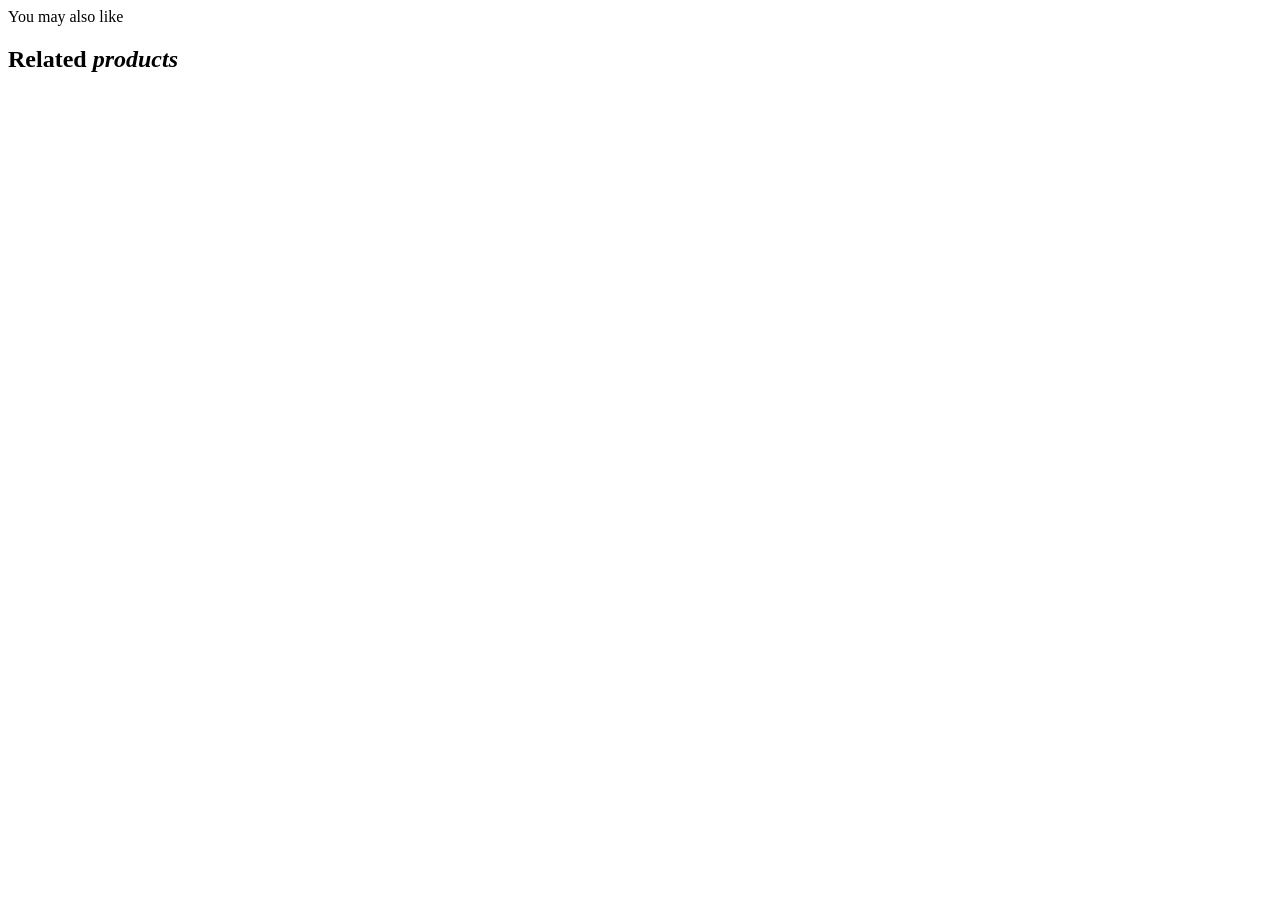
<file: index.html>
<!DOCTYPE html>
<html lang="en">
<head>
  <meta charset="UTF-8">
  <meta name="viewport" content="width=device-width, initial-scale=1.0">
  <title>Product | Mariel Store</title>
  <meta name="description" content="View product details, pricing, and installment plans at Mariel Store. Quality products with flexible payment options.">
  <link rel="stylesheet" href="../style.css">
  <link rel="icon" href="../images/logo.png">
</head>
<body data-page="product">

<div id="site-header"></div>

<section class="section section-white">
  <div class="container">
    <div id="product-detail"></div>
  </div>
</section>

<section class="section">
  <div class="container">
    <div class="section-head reveal">
      <span class="eyebrow">You may also like</span>
      <h2>Related <em>products</em></h2>
    </div>
    <div class="products" id="related-grid"></div>
  </div>
</section>

<div id="site-footer"></div>

<script src="../script.js"></script>
</body>
</html>
</file>
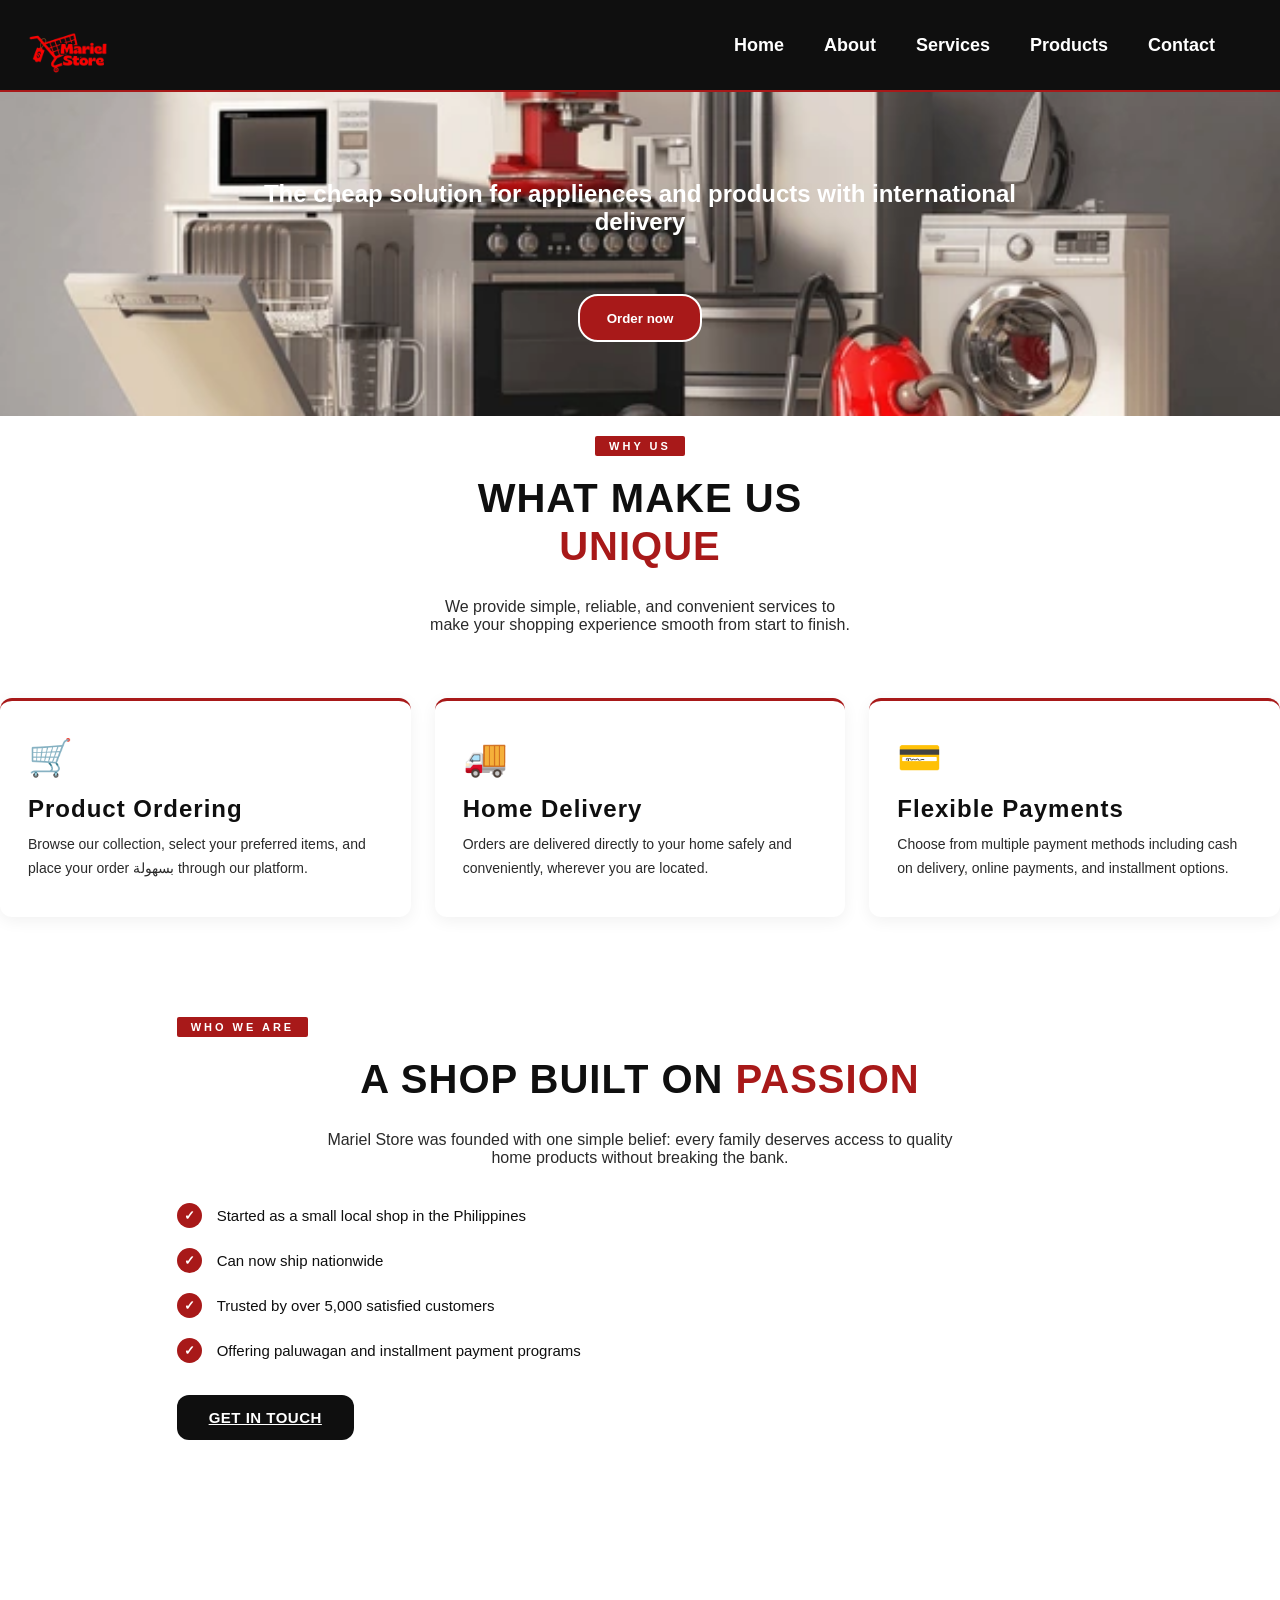
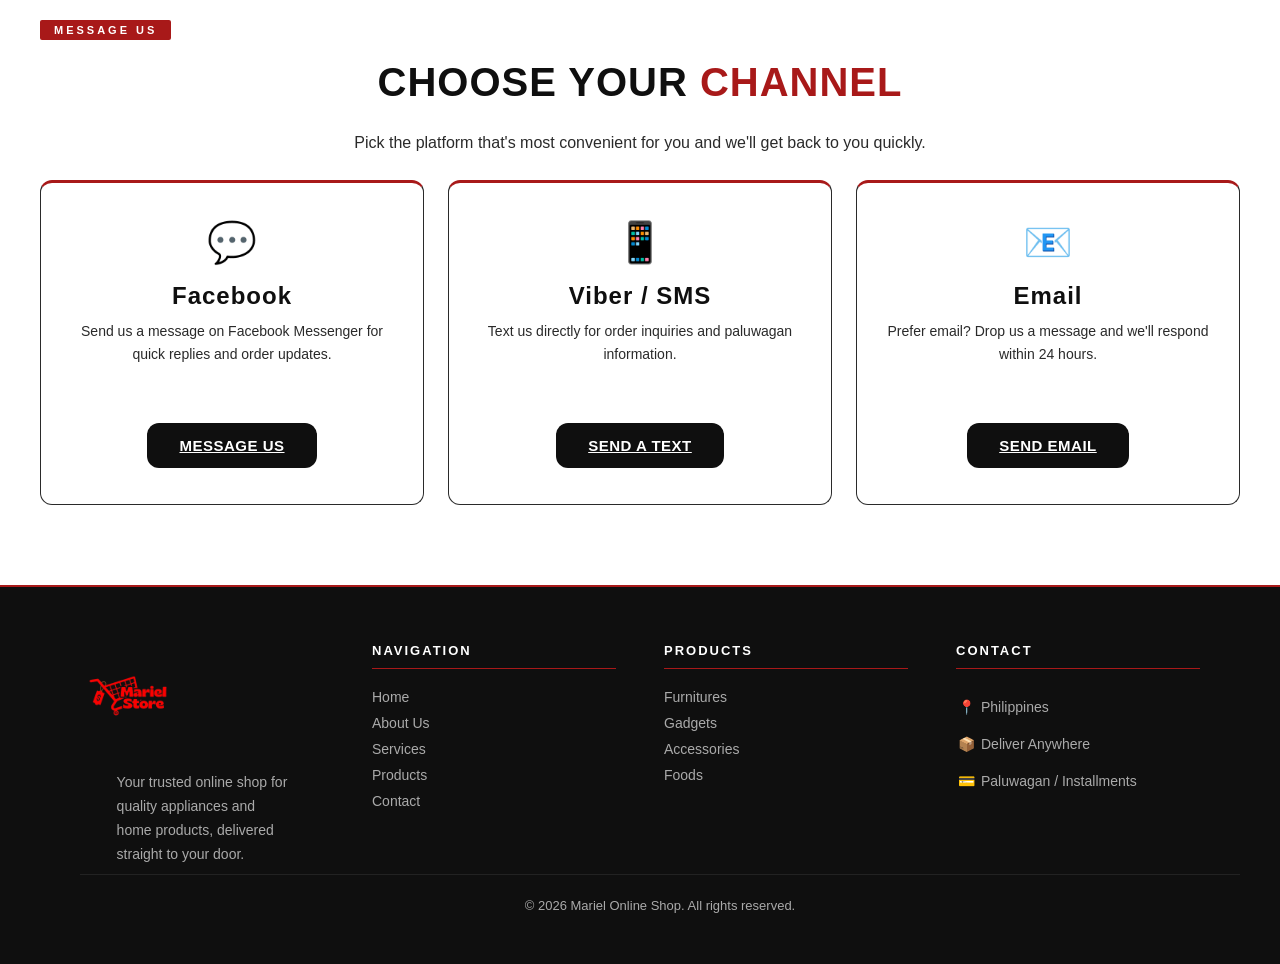
<file: Website (MarielsOnlineshop)/index.html>
<!DOCTYPE html>
<html lang="en">
<head>
    <meta charset="UTF-8">
    <meta name="viewport" content="width=device-width, initial-scale=1.0">
    <title>Document</title>
    <link rel="stylesheet" href="style.css">
</head>
<body>
    <nav class="navbar-container">
        <div class="logo"><img src="images/logo.png"></div>
        <ul class="nav-links">
            <li><a href="index.html">Home</a></li>
            <li><a href="pages/about.html">About</a></li>
            <li><a href="pages/Services.html">Services</a></li>
            <li><a href="pages/products.html">Products</a></li>
            <li><a href="pages/contact.html">Contact</a></li>
        </ul>
    </nav>

    <section class="hero-container">
        <h2>The cheap solution for appliences and products with international delivery</h2>
        <button><b>Order now</b></button>
    </section>

    <div style="text-align:center; max-width:600px; margin:0 auto;">
      <span class="section-label">Why us</span>
      <h2 class="section-title">What make us <span>UNIQUE</span></h2>
      <p class="section-desc">
        We provide simple, reliable, and convenient services to make your shopping experience smooth from start to finish.
      </p>
    </div>

    <div class="values-grid">
      <div class="value-card">
        <div class="icon">🛒</div>
        <h3>Product Ordering</h3>
        <p>Browse our collection, select your preferred items, and place your order بسهولة through our platform.</p>
      </div>

      <div class="value-card">
        <div class="icon">🚚</div>
        <h3>Home Delivery</h3>
        <p>Orders are delivered directly to your home safely and conveniently, wherever you are located.</p>
      </div>

      <div class="value-card">
        <div class="icon">💳</div>
        <h3>Flexible Payments</h3>
        <p>Choose from multiple payment methods including cash on delivery, online payments, and installment options.</p>
      </div>
    </div>

  <section class="about-section">
    <div class="about-container">
      <div class="about-grid">
        <div>
          <span class="section-label">Who We Are</span>
          <h2 class="section-title">A Shop Built on <span>Passion</span></h2>
          <p class="section-desc">Mariel Store was founded with one simple belief: every family deserves access to quality home products without breaking the bank.</p>
          <div class="story">
            <div class="story-list">Started as a small local shop in the Philippines</div>
            <div class="story-list">Can now ship nationwide</div>
            <div class="story-list">Trusted by over 5,000 satisfied customers</div>
            <div class="story-list">Offering paluwagan and installment payment programs</div>
          </div>
          <a href="contact.html" class="btn-primary">Get in Touch</a>
        </div>
      </div>
    </div>
  </section>

  <section class="channels-section">
    <div class="channel-container">
      <span class="section-label">Message Us</span>
      <h2 class="section-title">Choose Your <span>Channel</span></h2>
      <p class="section-desc">Pick the platform that's most convenient for you and we'll get back to you quickly.</p>
      <div class="channels-grid">

        <div class="channel-card">
          <div class="channel-icon">💬</div>
          <h3>Facebook</h3>
          <p>Send us a message on Facebook Messenger for quick replies and order updates.</p>
          <a href="https://www.facebook.com/shoppay.shoppay.7" target="_blank" class="btn-primary">Message Us</a>
        </div>

        <div class="channel-card">
          <div class="channel-icon">📱</div>
          <h3>Viber / SMS</h3>
          <p>Text us directly for order inquiries and paluwagan information.</p>
          <a href="tel:+639000000000" class="btn-primary">Send a Text</a>
        </div>

        <div class="channel-card">
          <div class="channel-icon">📧</div>
          <h3>Email</h3>
          <p>Prefer email? Drop us a message and we'll respond within 24 hours.</p>
          <a href="mailto:marielstoresample@email.com" class="btn-primary">Send Email</a>
        </div>
      </div>
    </div>
  </section>

    <footer class="footer">
    <div class="foot-container">
      <div class="footer-grid">
        <div class="footer-brand">
          <img src="../Website (MarielsOnlineshop)/images/logo.png" alt="Mariel Store logo">
          <p>Your trusted online shop for quality appliances and home products, delivered straight to your door.</p>
        </div>

        <div class="footer-col">
          <h4>Navigation</h4>
          <a href="../index.html">Home</a>
          <a href="about.html">About Us</a>
          <a href="Services.html">Services</a>
          <a href="products.html">Products</a>
          <a href="contact.html">Contact</a>
        </div>

        <div class="footer-col">
          <h4>Products</h4>
          <a href="products.html">Furnitures</a>
          <a href="products.html">Gadgets</a>
          <a href="products.html">Accessories</a>
          <a href="products.html">Foods</a>
        </div>

        <div class="footer-col">
          <h4>Contact</h4>
          <p><span>📍</span>Philippines</p>
          <p><span>📦</span>Deliver Anywhere</p>
          <p><span>💳</span>Paluwagan / Installments</p>
        </div>
      </div>

      <div class="footer-bottom">
        <p>© 2026 Mariel Online Shop. All rights reserved.</p>
      </div>
    </div>
  </footer>

</body>
</html>
</file>
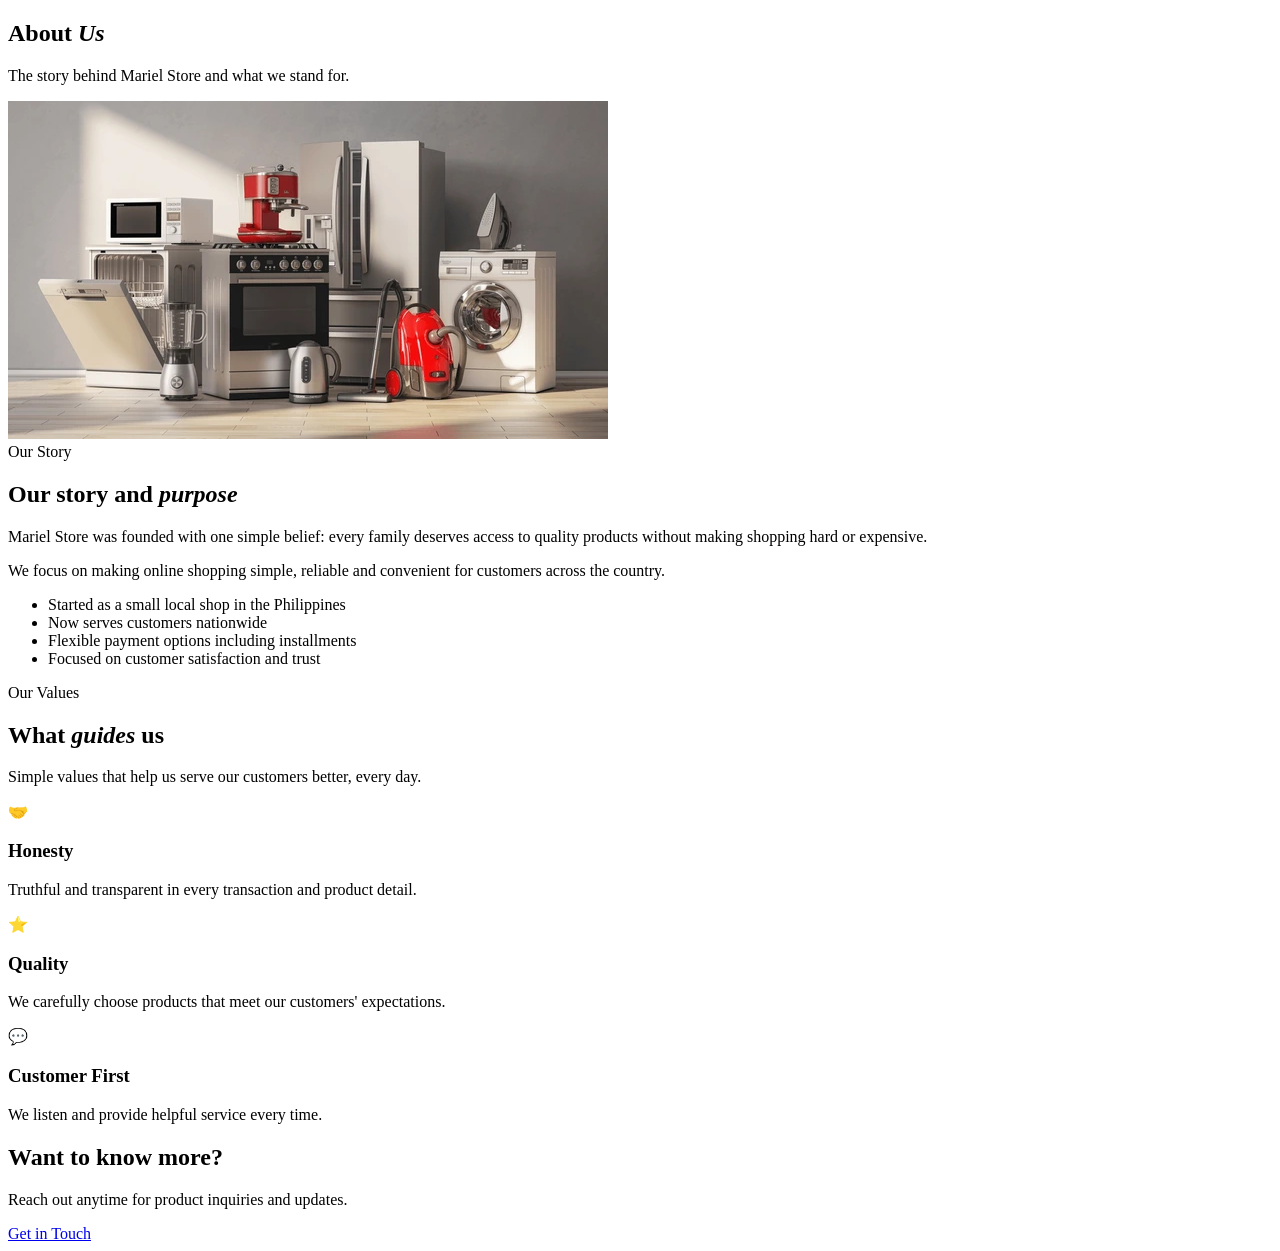
<file: login.html>
<!DOCTYPE html>
<html lang="en">
<head>
  <meta charset="UTF-8">
  <meta name="viewport" content="width=device-width, initial-scale=1.0">
  <title>About | Mariel Store</title>
  <meta name="description" content="Learn about Mariel Store — a trusted online shop in the Philippines offering quality products with flexible installment payments.">
  <link rel="stylesheet" href="../style.css">
  <link rel="icon" href="../images/logo.png">
</head>
<body data-page="about">

<div id="site-header"></div>

<section class="page-header">
  <div class="container">
    <h1>About <em>Us</em></h1>
    <p>The story behind Mariel Store and what we stand for.</p>
  </div>
</section>

<section class="section section-white">
  <div class="container split reveal">
    <img src="../images/hero-img.webp" alt="Mariel Store products">
    <div class="stack">
      <span class="eyebrow">Our Story</span>
      <h2>Our story and <em>purpose</em></h2>
      <p>Mariel Store was founded with one simple belief: every family deserves access to quality products without making shopping hard or expensive.</p>
      <p>We focus on making online shopping simple, reliable and convenient for customers across the country.</p>
      <ul>
        <li>Started as a small local shop in the Philippines</li>
        <li>Now serves customers nationwide</li>
        <li>Flexible payment options including installments</li>
        <li>Focused on customer satisfaction and trust</li>
      </ul>
    </div>
  </div>
</section>

<section class="section">
  <div class="container">
    <div class="section-head reveal">
      <span class="eyebrow">Our Values</span>
      <h2>What <em>guides</em> us</h2>
      <p class="lead">Simple values that help us serve our customers better, every day.</p>
    </div>
    <div class="grid grid-3 reveal">
      <div class="card"><div class="icon">🤝</div><h3>Honesty</h3><p>Truthful and transparent in every transaction and product detail.</p></div>
      <div class="card"><div class="icon">⭐</div><h3>Quality</h3><p>We carefully choose products that meet our customers' expectations.</p></div>
      <div class="card"><div class="icon">💬</div><h3>Customer First</h3><p>We listen and provide helpful service every time.</p></div>
    </div>
  </div>
</section>

<section class="cta">
  <div class="container">
    <div>
      <h2>Want to know more?</h2>
      <p>Reach out anytime for product inquiries and updates.</p>
    </div>
    <a href="contact.html" class="btn btn-light">Get in Touch</a>
  </div>
</section>

<div id="site-footer"></div>

<script src="../script.js"></script>
</body>
</html>
</file>
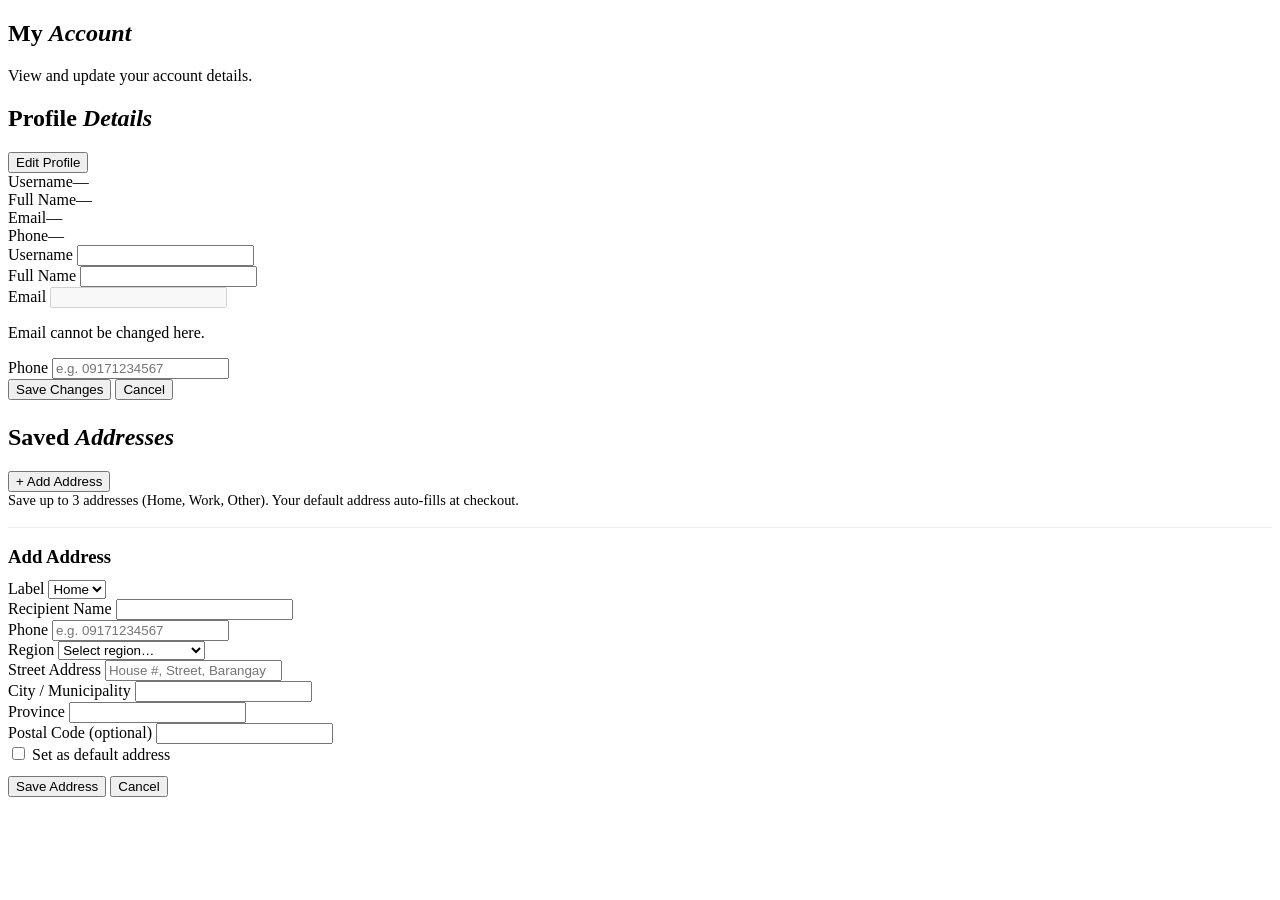
<file: orders.html>
<!DOCTYPE html>
<html lang="en">
<head>
  <meta charset="UTF-8">
  <meta name="viewport" content="width=device-width, initial-scale=1.0">
  <title>My Account | Mariel Store</title>
  <meta name="description" content="Manage your Mariel Store account — update your profile, saved addresses, and password.">
  <link rel="stylesheet" href="../style.css">
  <link rel="icon" href="../images/logo.png">
</head>
<body data-page="account">

<div id="site-header"></div>

<section class="page-header">
  <div class="container">
    <h1>My <em>Account</em></h1>
    <p>View and update your account details.</p>
  </div>
</section>

<section class="section section-white">
  <div class="container">
    <div class="account-card">
      <div class="account-head">
        <h2>Profile <em>Details</em></h2>
        <button id="edit-profile-btn" class="btn btn-outline">Edit Profile</button>
      </div>

      <div id="account-view">
        <div class="account-row"><span class="k">Username</span><span class="v" id="account-username">—</span></div>
        <div class="account-row"><span class="k">Full Name</span><span class="v" id="account-full-name">—</span></div>
        <div class="account-row"><span class="k">Email</span><span class="v" id="account-email">—</span></div>
        <div class="account-row"><span class="k">Phone</span><span class="v" id="account-phone">—</span></div>
      </div>

      <form id="account-edit" class="hidden" novalidate>
        <div class="field">
          <label for="edit-username">Username</label>
          <input type="text" id="edit-username" required>
        </div>
        <div class="field">
          <label for="edit-full-name">Full Name</label>
          <input type="text" id="edit-full-name" required>
        </div>
        <div class="field">
          <label for="edit-email">Email</label>
          <input type="email" id="edit-email" disabled>
          <p class="hint">Email cannot be changed here.</p>
        </div>
        <div class="field">
          <label for="edit-phone">Phone</label>
          <input type="tel" id="edit-phone" placeholder="e.g. 09171234567">
        </div>
        <div class="row">
          <button type="submit" class="btn">Save Changes</button>
          <button type="button" id="cancel-edit-btn" class="btn btn-outline">Cancel</button>
        </div>
        <p id="edit-message" class="form-msg"></p>
      </form>
    </div>
    
    <div class="account-card" style="margin-top:24px">
      <div class="account-head">
        <h2>Saved <em>Addresses</em></h2>
        <button id="addr-add-btn" class="btn btn-outline" type="button">+ Add Address</button>
      </div>
      <p class="muted" style="margin:0 0 14px;font-size:.9rem">Save up to 3 addresses (Home, Work, Other). Your default address auto-fills at checkout.</p>

      <div id="addresses-list"></div>

      <form id="address-form" class="hidden" novalidate style="margin-top:18px;border-top:1px solid var(--line,#eee);padding-top:18px">
        <input type="hidden" id="addr-id" value="">
        <h3 id="addr-form-title" style="margin:0 0 12px">Add Address</h3>
        <div class="checkout-fields">
          <div class="field">
            <label for="addr-label">Label</label>
            <select id="addr-label" required>
              <option value="Home">Home</option>
              <option value="Work">Work</option>
              <option value="Other">Other</option>
            </select>
          </div>
          <div class="field">
            <label for="addr-name">Recipient Name</label>
            <input type="text" id="addr-name" required>
          </div>
          <div class="field">
            <label for="addr-phone">Phone</label>
            <input type="tel" id="addr-phone" required placeholder="e.g. 09171234567">
          </div>
          <div class="field">
            <label for="addr-region">Region</label>
            <select id="addr-region" required>
              <option value="">Select region…</option>
              <option value="ncr">Metro Manila (NCR)</option>
              <option value="luzon">Luzon (outside NCR)</option>
              <option value="visayas">Visayas</option>
              <option value="mindanao">Mindanao</option>
            </select>
          </div>
          <div class="field co-full">
            <label for="addr-line">Street Address</label>
            <input type="text" id="addr-line" required placeholder="House #, Street, Barangay">
          </div>
          <div class="field">
            <label for="addr-city">City / Municipality</label>
            <input type="text" id="addr-city" required>
          </div>
          <div class="field">
            <label for="addr-province">Province</label>
            <input type="text" id="addr-province" required>
          </div>
          <div class="field">
            <label for="addr-postal">Postal Code <span class="muted">(optional)</span></label>
            <input type="text" id="addr-postal" inputmode="numeric">
          </div>
          <div class="field co-full">
            <label class="check-row"><input type="checkbox" id="addr-default"> Set as default address</label>
          </div>
        </div>
        <div class="row" style="margin-top:12px">
          <button type="submit" class="btn">Save Address</button>
          <button type="button" id="addr-cancel-btn" class="btn btn-outline">Cancel</button>
        </div>
        <p id="addr-message" class="form-msg"></p>
      </form>
    </div>

  </div>
</section>

<div id="site-footer"></div>

<script src="../script.js"></script>
</body>
</html>
</file>
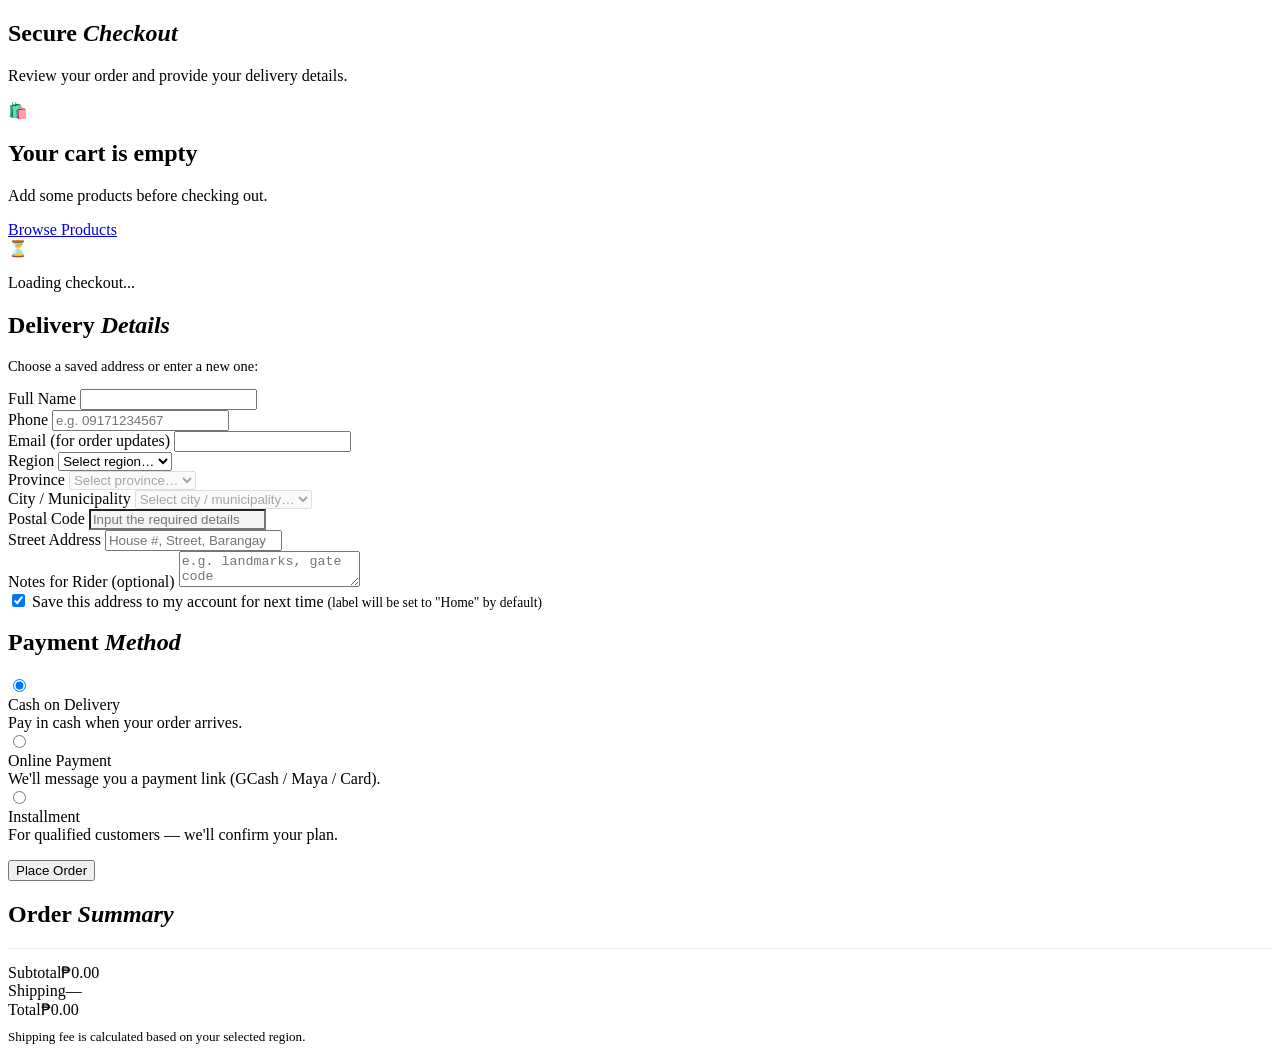
<file: product.html>
<!doctype html>
<html lang="en">
  <head>
    <meta charset="UTF-8" />
    <meta name="viewport" content="width=device-width, initial-scale=1.0" />
    <title>Checkout | Mariel Store</title>
    <link rel="stylesheet" href="../style.css" />
    <link rel="icon" href="../images/logo.png" />
    <script src="../ph-address.js"></script>
  </head>
  <body data-page="checkout">
    <div id="site-header"></div>

    <section class="page-header">
      <div class="container">
        <h1>Secure <em>Checkout</em></h1>
        <p>Review your order and provide your delivery details.</p>
      </div>
    </section>

    <section class="section section-white">
      <div class="container">
        <div id="checkout-empty" class="empty hidden">
          <div class="icon">🛍️</div>
          <h2>Your cart is empty</h2>
          <p class="muted">Add some products before checking out.</p>
          <a class="btn" href="products.html">Browse Products</a>
        </div>

        <div id="checkout-loading" class="empty">
          <div class="icon">⏳</div>
          <p>Loading checkout...</p>
        </div>

        <div id="checkout-app" class="hidden checkout-grid">
          <form id="checkout-form" class="account-card" novalidate>
            <h2>Delivery <em>Details</em></h2>

            <div
              id="saved-addresses-picker"
              class="hidden"
              style="margin: 6px 0 14px"
            >
              <p class="muted" style="margin: 0 0 10px; font-size: 0.9rem">
                Choose a saved address or enter a new one:
              </p>
              <div id="saved-addresses-cards" class="addr-picker"></div>
            </div>

            <div class="checkout-fields">
              <div class="field">
                <label for="co-name">Full Name</label>
                <input type="text" id="co-name" required />
              </div>
              <div class="field">
                <label for="co-phone">Phone</label>
                <input
                  type="tel"
                  id="co-phone"
                  required
                  placeholder="e.g. 09171234567"
                />
              </div>
              <div class="field co-full">
                <label for="co-email"
                  >Email <span class="muted">(for order updates)</span></label
                >
                <input type="email" id="co-email" />
              </div>
              <div class="field">
                <label for="co-region">Region</label>
                <select id="co-region" required>
                  <option value="">Select region…</option>
                </select>
              </div>
              <div class="field">
                <label for="co-province">Province</label>
                <select id="co-province" required disabled>
                  <option value="">Select province…</option>
                </select>
              </div>
              <div class="field">
                <label for="co-city">City / Municipality</label>
                <select id="co-city" required disabled>
                  <option value="">Select city / municipality…</option>
                </select>
              </div>
              <div class="field">
                <label for="co-postal">Postal Code</label>
                <input
                  type="text"
                  id="co-postal"
                  inputmode="numeric"
                  readonly
                  placeholder="Input the required details"
                  style="background: var(--input-bg, #f5f5f5); cursor: default"
                />
              </div>
              <div class="field co-full">
                <label for="co-address">Street Address</label>
                <input
                  type="text"
                  id="co-address"
                  required
                  placeholder="House #, Street, Barangay"
                />
              </div>
              <div class="field co-full">
                <label for="co-notes"
                  >Notes for Rider <span class="muted">(optional)</span></label
                >
                <textarea
                  id="co-notes"
                  rows="2"
                  placeholder="e.g. landmarks, gate code"
                ></textarea>
              </div>
              <div class="field co-full" id="save-addr-row">
                <label class="check-row">
                  <input type="checkbox" id="co-save-address" checked />
                  <span
                    >Save this address to my account for next time
                    <span
                      class="muted"
                      id="co-save-help"
                      style="font-size: 0.85rem"
                      >(label will be set to "Home" by default)</span
                    >
                  </span>
                </label>
              </div>
            </div>

            <h2 style="margin-top: 18px">Payment <em>Method</em></h2>
            <div class="pay-options">
              <label class="pay-opt">
                <input type="radio" name="co-pay" value="cod" checked />
                <div>
                  <div class="pay-title">Cash on Delivery</div>
                  <div class="muted">Pay in cash when your order arrives.</div>
                </div>
              </label>
              <label class="pay-opt">
                <input type="radio" name="co-pay" value="online" />
                <div>
                  <div class="pay-title">Online Payment</div>
                  <div class="muted">
                    We'll message you a payment link (GCash / Maya / Card).
                  </div>
                </div>
              </label>
              <label class="pay-opt">
                <input type="radio" name="co-pay" value="installment" />
                <div>
                  <div class="pay-title">Installment</div>
                  <div class="muted">
                    For qualified customers — we'll confirm your plan.
                  </div>
                </div>
              </label>
            </div>

            <p id="checkout-message" class="form-msg"></p>
            <button type="submit" class="btn btn-block" id="place-order-btn">
              Place Order
            </button>
          </form>

          <aside class="account-card checkout-summary">
            <h2>Order <em>Summary</em></h2>
            <div id="co-items"></div>
            <hr
              style="
                border: 0;
                border-top: 1px solid var(--line, #eee);
                margin: 14px 0;
              "
            />
            <div class="co-row">
              <span>Subtotal</span><span id="co-subtotal">₱0.00</span>
            </div>
            <div class="co-row">
              <span>Shipping</span><span id="co-shipping">—</span>
            </div>
            <div class="co-row co-total">
              <span>Total</span><span id="co-total">₱0.00</span>
            </div>
            <p class="muted" style="font-size: 0.82rem; margin-top: 10px">
              Shipping fee is calculated based on your selected region.
            </p>
          </aside>
        </div>
      </div>
    </section>

    <div id="site-footer"></div>

    <script src="../script.js"></script>
  </body>
</html>
</file>
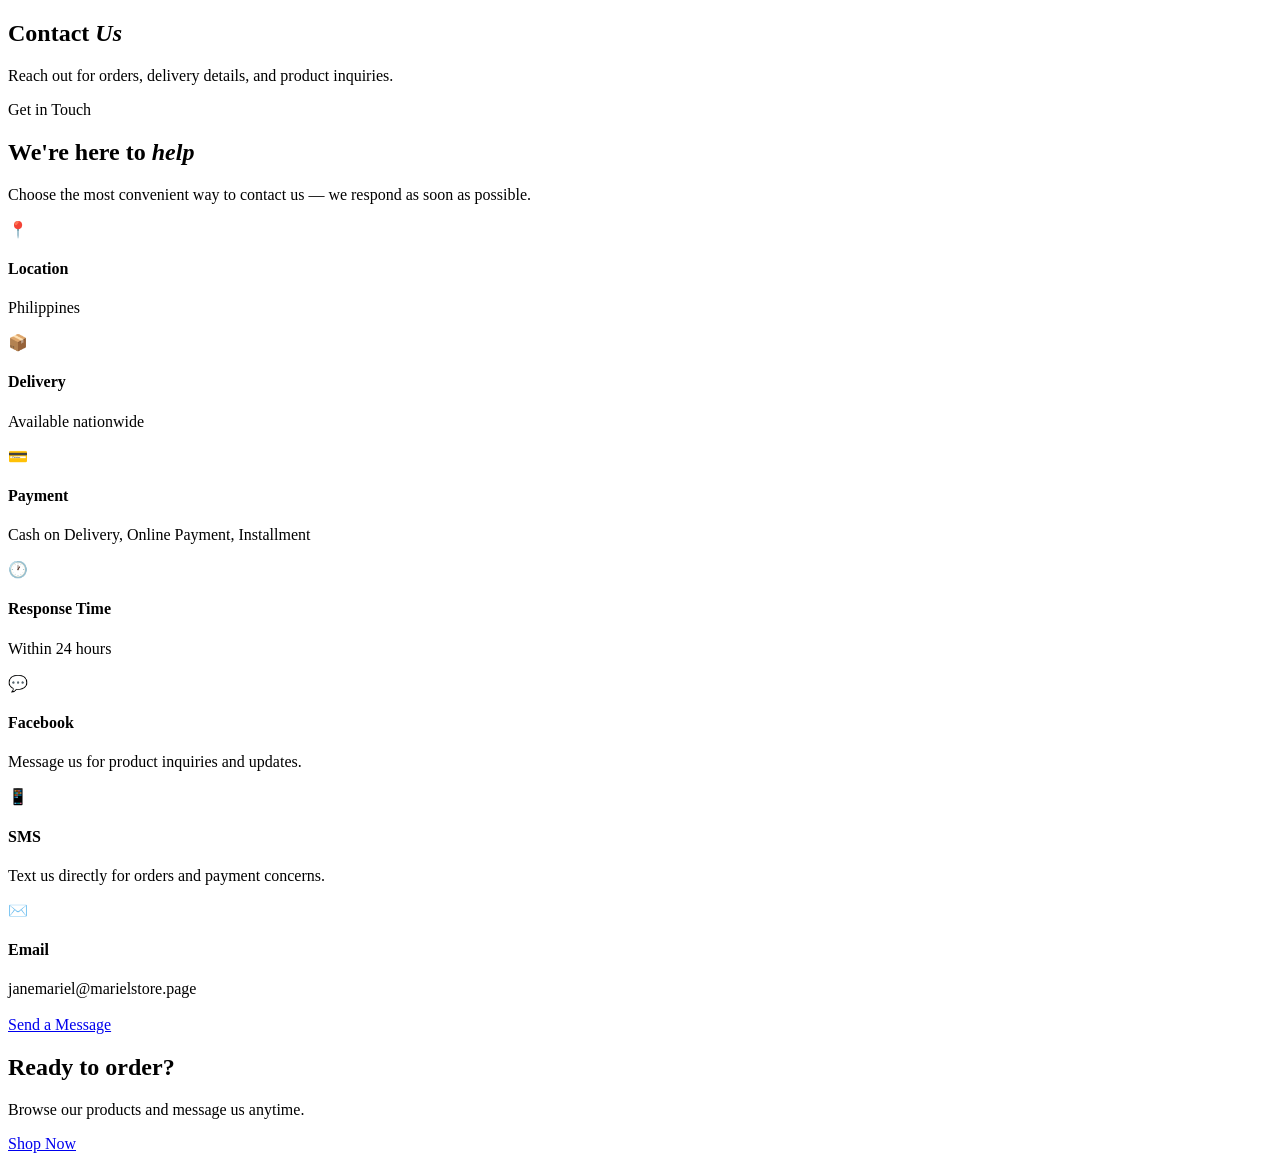
<file: products.html>
<!DOCTYPE html>
<html lang="en">
<head>
  <meta charset="UTF-8">
  <meta name="viewport" content="width=device-width, initial-scale=1.0">
  <title>Contact | Mariel Store</title>
  <meta name="description" content="Get in touch with Mariel Store for product inquiries, installment plans, and delivery details. Message us on Facebook or Messenger.">
  <link rel="stylesheet" href="../style.css">
  <link rel="icon" href="../images/logo.png">
</head>
<body data-page="contact">

<div id="site-header"></div>

<section class="page-header">
  <div class="container">
    <h1>Contact <em>Us</em></h1>
    <p>Reach out for orders, delivery details, and product inquiries.</p>
  </div>
</section>

<section class="section">
  <div class="container">
    <div class="section-head reveal">
      <span class="eyebrow">Get in Touch</span>
      <h2>We're here to <em>help</em></h2>
      <p class="lead">Choose the most convenient way to contact us — we respond as soon as possible.</p>
    </div>

    <div class="grid grid-2 reveal">
      <div class="info-box">
        <div class="info-item"><div class="info-icon">📍</div><div><h4>Location</h4><p>Philippines</p></div></div>
        <div class="info-item"><div class="info-icon">📦</div><div><h4>Delivery</h4><p>Available nationwide</p></div></div>
        <div class="info-item"><div class="info-icon">💳</div><div><h4>Payment</h4><p>Cash on Delivery, Online Payment, Installment</p></div></div>
        <div class="info-item"><div class="info-icon">🕐</div><div><h4>Response Time</h4><p>Within 24 hours</p></div></div>
      </div>

      <div class="info-box">
        <div class="info-item"><div class="info-icon">💬</div><div><h4>Facebook</h4><p>Message us for product inquiries and updates.</p></div></div>
        <div class="info-item"><div class="info-icon">📱</div><div><h4>SMS</h4><p>Text us directly for orders and payment concerns.</p></div></div>
        <div class="info-item"><div class="info-icon">✉️</div><div><h4>Email</h4><p>janemariel@marielstore.page</p></div></div>
        <div style="margin-top:18px">
          <a href="https://www.facebook.com/shoppay.shoppay.7" target="_blank" rel="noopener noreferrer" class="btn btn-block">Send a Message</a>
        </div>
      </div>
    </div>
  </div>
</section>

<section class="cta">
  <div class="container">
    <div>
      <h2>Ready to order?</h2>
      <p>Browse our products and message us anytime.</p>
    </div>
    <a href="products.html" class="btn btn-light">Shop Now</a>
  </div>
</section>

<div id="site-footer"></div>

<script src="../script.js"></script>
</body>
</html>
</file>
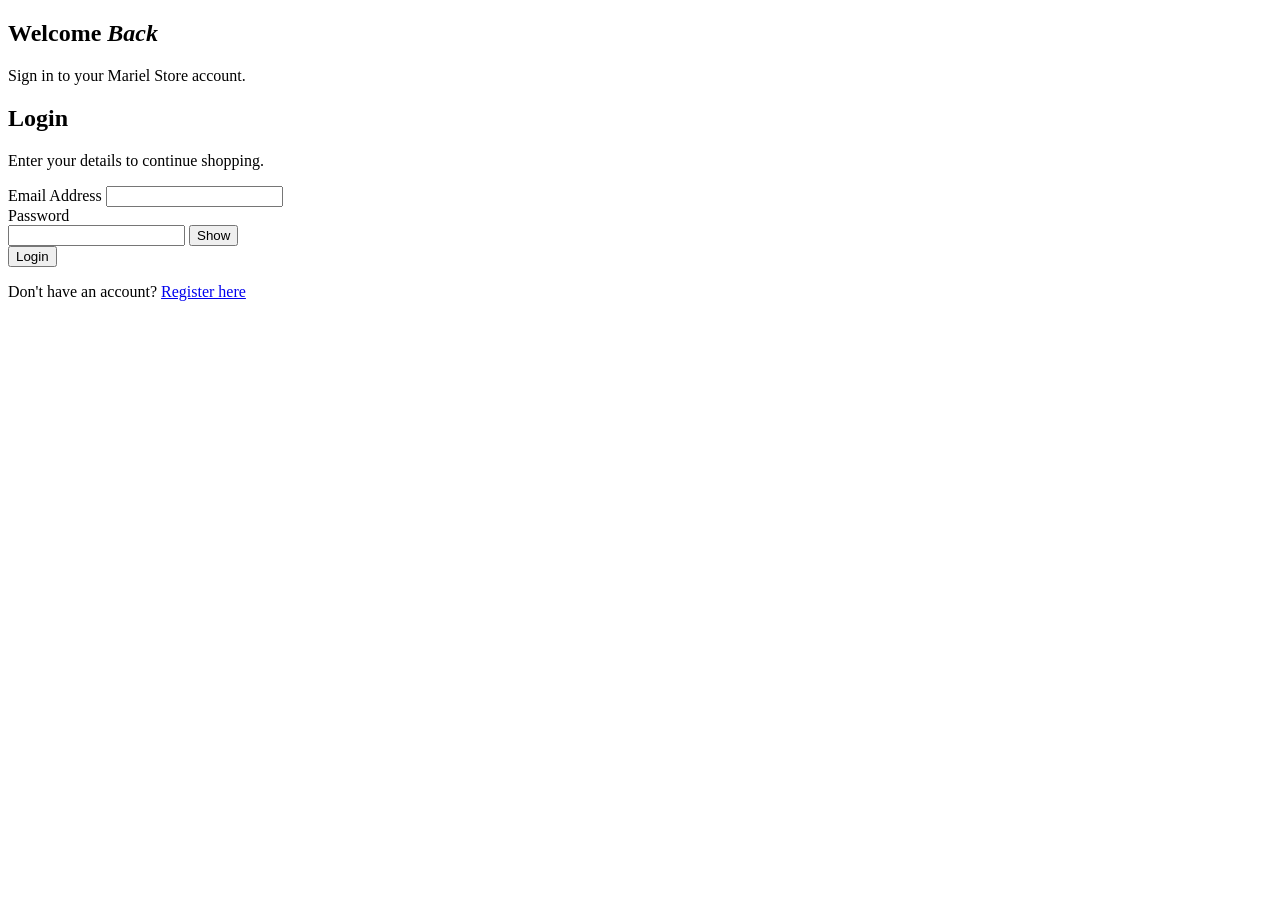
<file: register.html>
<!doctype html>
<html lang="en">
  <head>
    <meta charset="UTF-8" />
    <meta name="viewport" content="width=device-width, initial-scale=1.0" />
    <title>Login | Mariel Store</title>
    <meta name="description" content="Sign in to your Mariel Store account to manage orders and shop with installment plans.">
    <link rel="stylesheet" href="../style.css" />
    <link rel="icon" href="../images/logo.png" />
  </head>
  <body data-page="login">
    <div id="site-header"></div>

    <section class="page-header">
      <div class="container">
        <h1>Welcome <em>Back</em></h1>
        <p>Sign in to your Mariel Store account.</p>
      </div>
    </section>

    <section class="section section-white">
      <div class="container">
        <div class="auth-card">
          <h2>Login</h2>
          <p class="lead">Enter your details to continue shopping.</p>

          <form id="login-form" novalidate>
            <div class="field">
              <label for="login-email">Email Address</label>
              <input type="email" id="login-email" required />
            </div>
            <div class="field">
              <label for="login-password">Password</label>
              <div class="password-wrap">
                <input type="password" id="login-password" required />
                <button
                  type="button"
                  class="password-toggle"
                  data-toggle="login-password"
                  aria-label="Show password"
                >
                  Show
                </button>
              </div>
            </div>
            <button type="submit" class="btn btn-block">Login</button>
          </form>

          <p id="login-message" class="form-msg"></p>

          <p class="auth-switch">
            Don't have an account? <a href="register.html">Register here</a>
          </p>
        </div>
      </div>
    </section>

    <div id="site-footer"></div>

    <script src="../script.js"></script>
  </body>
</html>
</file>
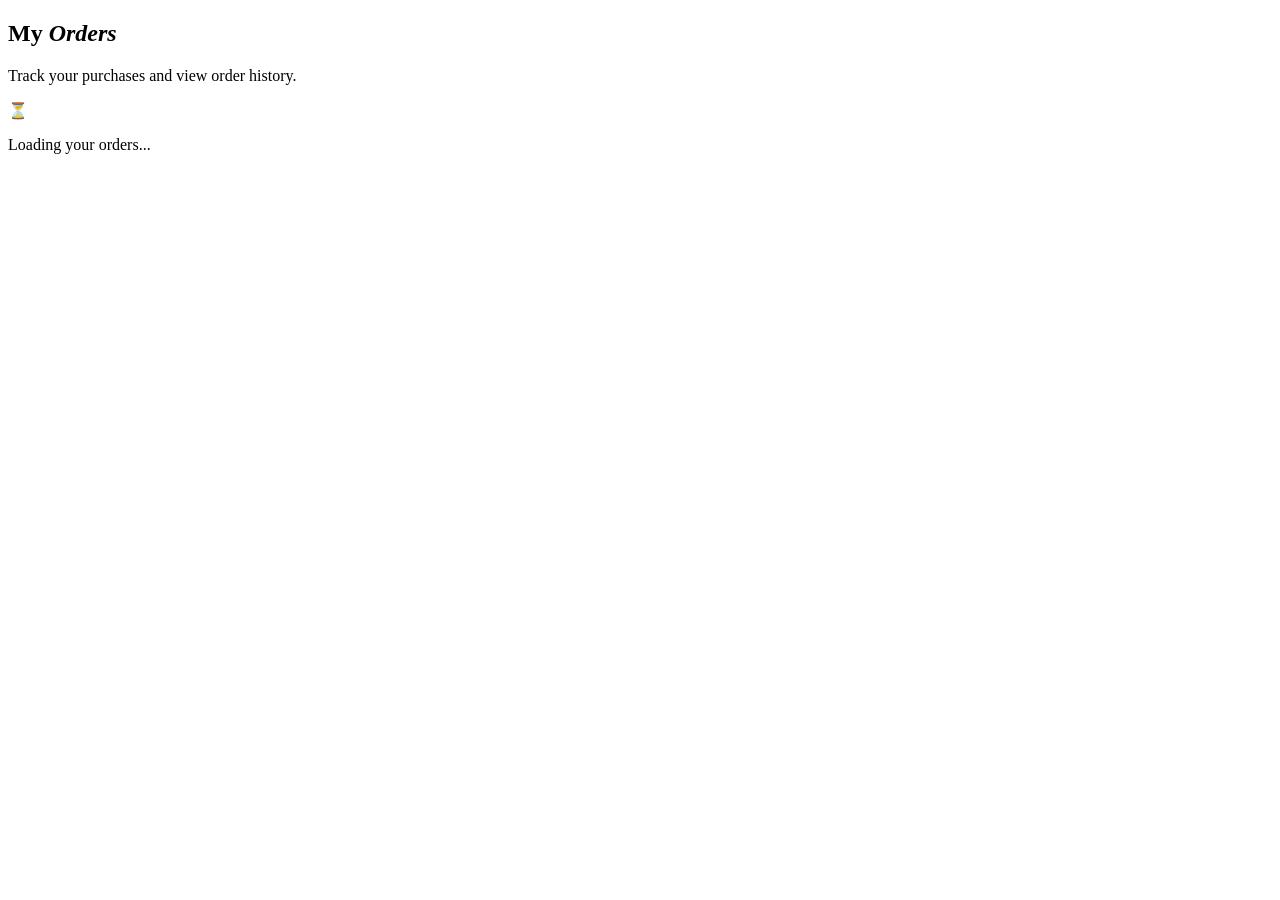
<file: services.html>
<!DOCTYPE html>
<html lang="en">
<head>
  <meta charset="UTF-8">
  <meta name="viewport" content="width=device-width, initial-scale=1.0">
  <title>My Orders | Mariel Store</title>
  <meta name="description" content="Track your Mariel Store orders and view your purchase history.">
  <link rel="stylesheet" href="../style.css">
  <link rel="icon" href="../images/logo.png">
</head>
<body data-page="orders">

<div id="site-header"></div>

<section class="page-header">
  <div class="container">
    <h1>My <em>Orders</em></h1>
    <p>Track your purchases and view order history.</p>
  </div>
</section>

<section class="section section-white">
  <div class="container">
    <div id="orders-loading" class="empty">
      <div class="icon">⏳</div>
      <p>Loading your orders...</p>
    </div>

    <div id="orders-content" class="hidden"></div>
  </div>
</section>

<div id="site-footer"></div>

<script src="../script.js"></script>
</body>
</html>
</file>
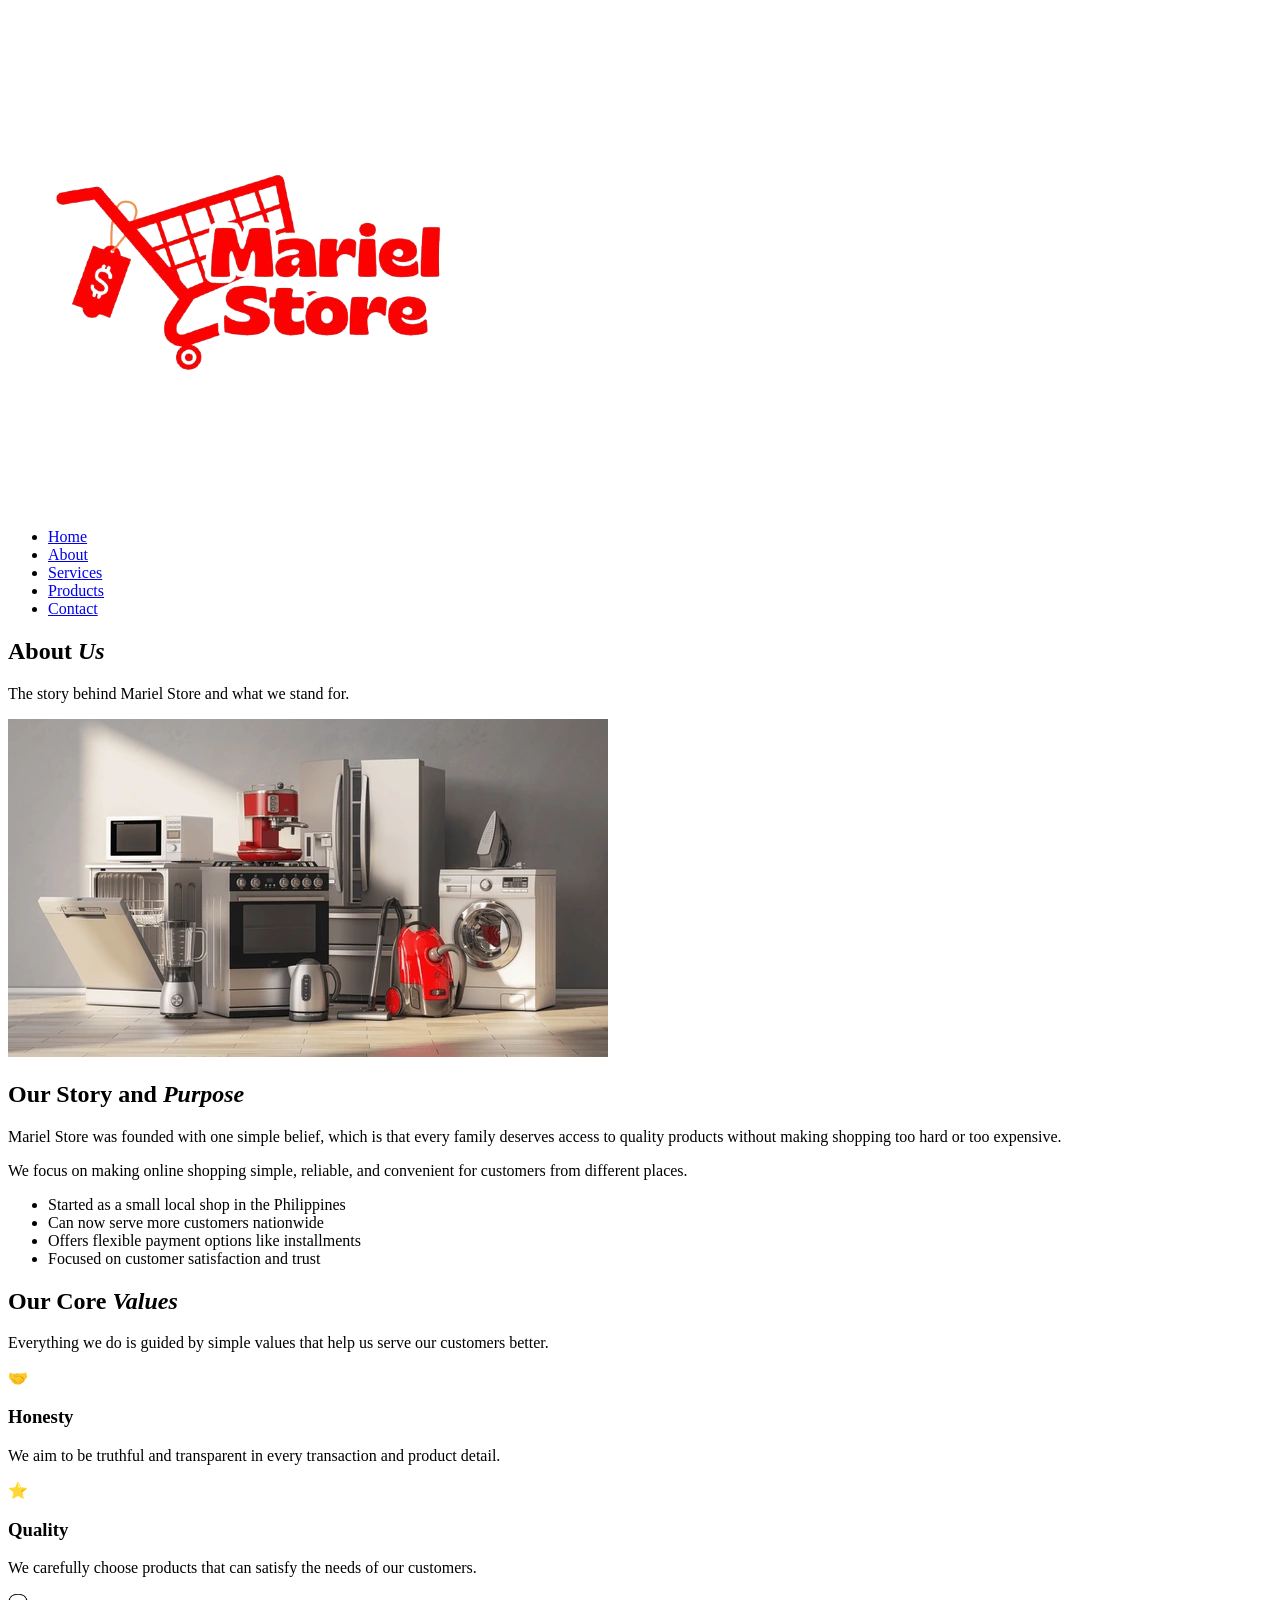
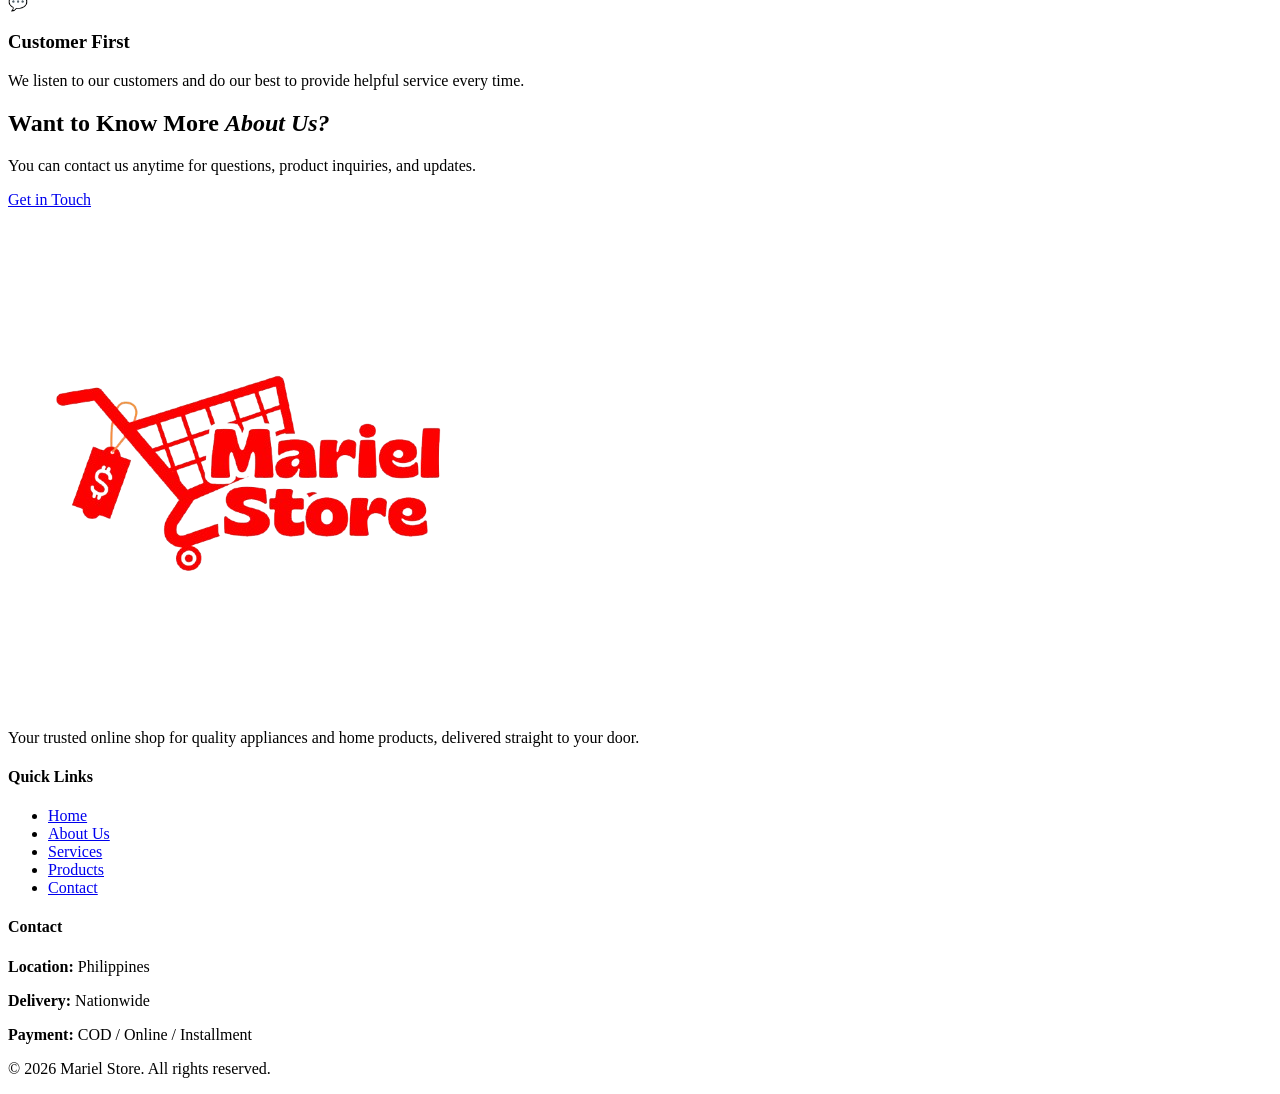
<file: pages/about.html>
<!DOCTYPE html>
<html lang="en">
<head>
  <meta charset="UTF-8">
  <meta name="viewport" content="width=device-width, initial-scale=1.0">
  <title>About | Mariel Store</title>
  <link rel="stylesheet" href="../style.css">
</head>
<body>

  <nav>
    <div class="wrap">
      <div class="logo">
        <img src="../images/logo.png" alt="Mariel Store Logo">
      </div>

      <ul class="nav-links">
        <li><a href="../index.html">Home</a></li>
        <li><a href="about.html" class="active">About</a></li>
        <li><a href="services.html">Services</a></li>
        <li><a href="products.html">Products</a></li>
        <li><a href="contact.html">Contact</a></li>
      </ul>
    </div>
  </nav>

  <section class="page-header">
    <div class="wrap">
      <h1>About <em>Us</em></h1>
      <p>The story behind Mariel Store and what we stand for.</p>
    </div>
  </section>

  <section class="section-white">
    <div class="wrap two-col">
      <div class="col">
        <img src="../images/hero-img.webp" alt="Mariel Store products">
      </div>

      <div class="col">
        <h2>Our Story and <em>Purpose</em></h2>
        <p>Mariel Store was founded with one simple belief, which is that every family deserves access to quality products without making shopping too hard or too expensive.</p>
        <p>We focus on making online shopping simple, reliable, and convenient for customers from different places.</p>

        <ul class="story">
          <li>Started as a small local shop in the Philippines</li>
          <li>Can now serve more customers nationwide</li>
          <li>Offers flexible payment options like installments</li>
          <li>Focused on customer satisfaction and trust</li>
        </ul>
      </div>
    </div>
  </section>

  <section class="section">
    <div class="wrap center">
      <h2>Our Core <em>Values</em></h2>
      <p>Everything we do is guided by simple values that help us serve our customers better.</p>
    </div>

    <div class="wrap">
      <div class="cards">
        <div class="card">
          <span>🤝</span>
          <h3>Honesty</h3>
          <p>We aim to be truthful and transparent in every transaction and product detail.</p>
        </div>

        <div class="card">
          <span>⭐</span>
          <h3>Quality</h3>
          <p>We carefully choose products that can satisfy the needs of our customers.</p>
        </div>

        <div class="card">
          <span>💬</span>
          <h3>Customer First</h3>
          <p>We listen to our customers and do our best to provide helpful service every time.</p>
        </div>
      </div>
    </div>
  </section>

  <section class="section-dark">
    <div class="wrap">
      <h2>Want to Know More <em>About Us?</em></h2>
      <p>You can contact us anytime for questions, product inquiries, and updates.</p>
      <a href="contact.html" class="btn-outline">Get in Touch</a>
    </div>
  </section>

  <footer>
    <div class="wrap">
      <div class="footer-row">
        <div class="footer-wide">
          <div class="logo">
            <img src="../images/logo.png" alt="Mariel Store Logo">
          </div>
          <p class="footer-tagline">Your trusted online shop for quality appliances and home products, delivered straight to your door.</p>
        </div>

        <div class="footer-col">
          <h4>Quick Links</h4>
          <ul>
            <li><a href="../index.html">Home</a></li>
            <li><a href="about.html">About Us</a></li>
            <li><a href="services.html">Services</a></li>
            <li><a href="products.html">Products</a></li>
            <li><a href="contact.html">Contact</a></li>
          </ul>
        </div>

        <div class="footer-col footer-contact">
          <h4>Contact</h4>
          <p><strong>Location:</strong> Philippines</p>
          <p><strong>Delivery:</strong> Nationwide</p>
          <p><strong>Payment:</strong> COD / Online / Installment</p>
        </div>
      </div>

      <div class="footer-bottom">
        <p>© 2026 Mariel Store. All rights reserved.</p>
      </div>
    </div>
  </footer>

</body>
</html>
</file>
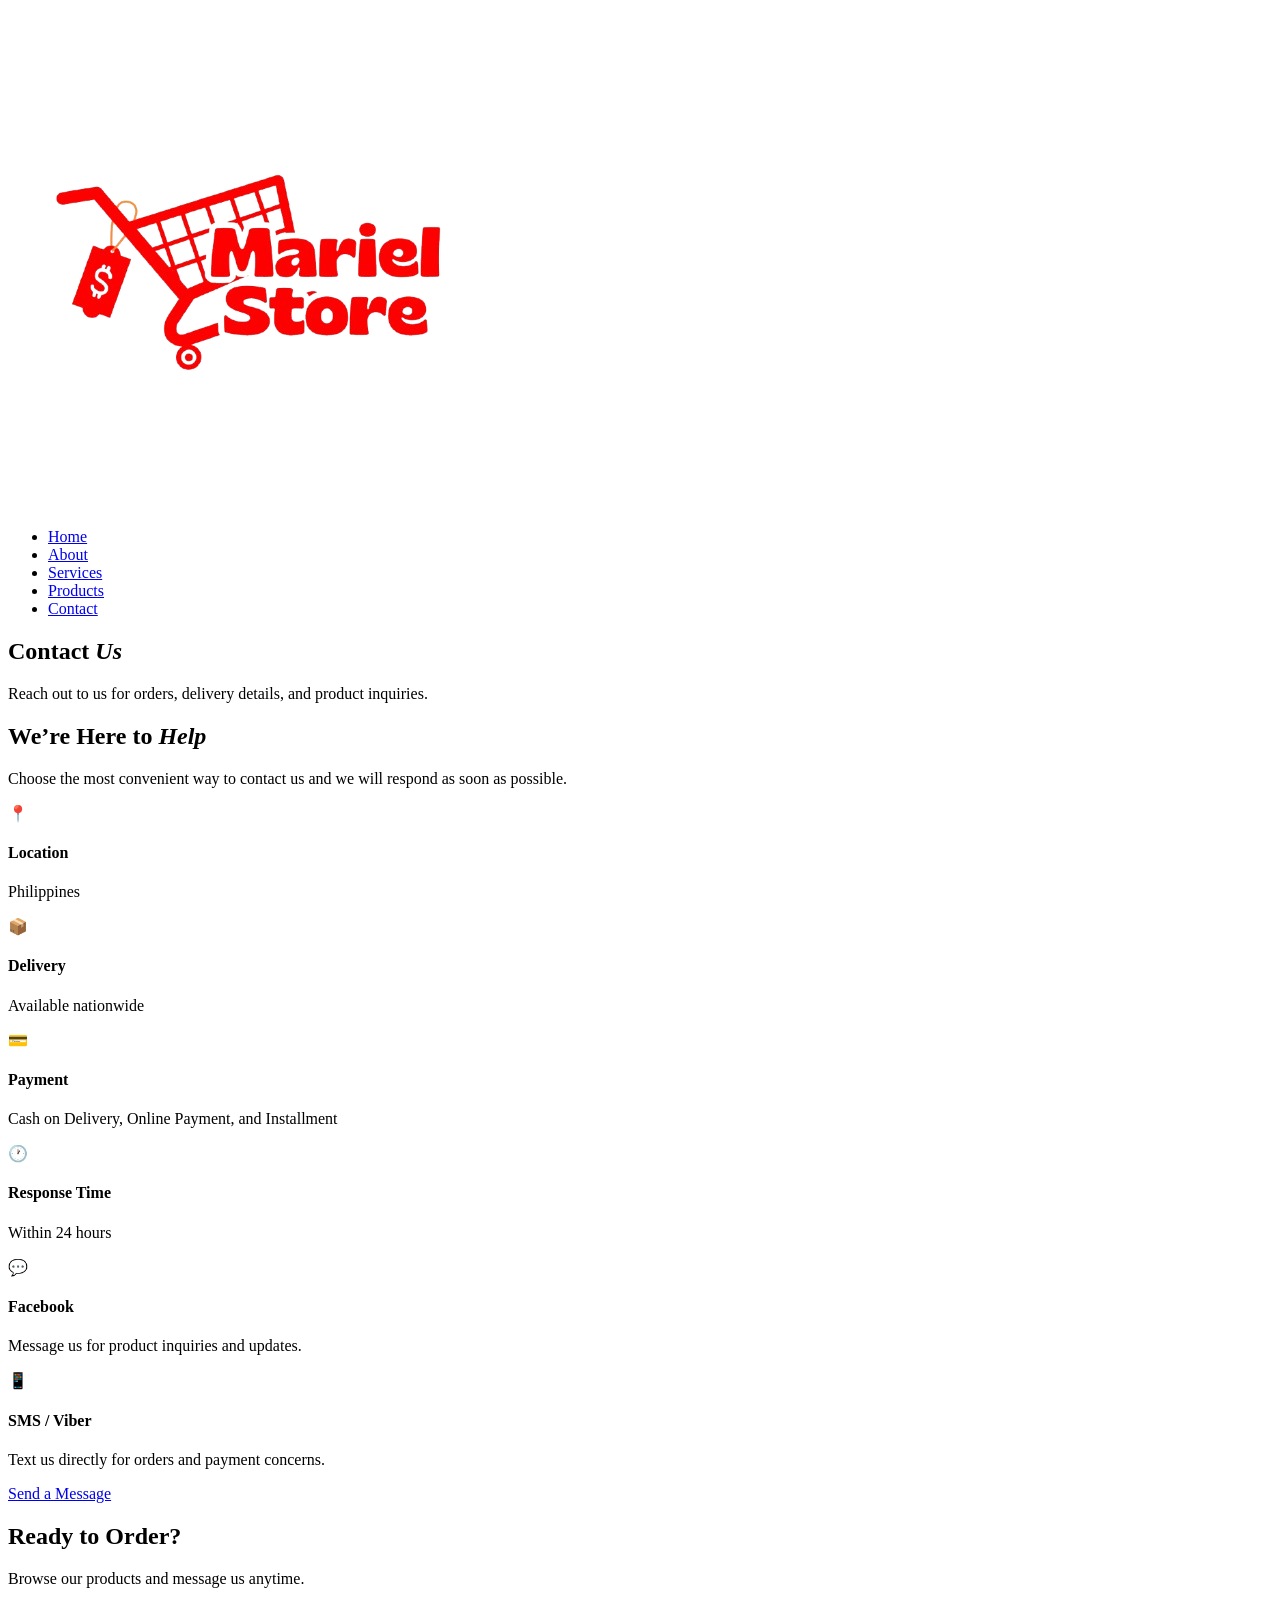
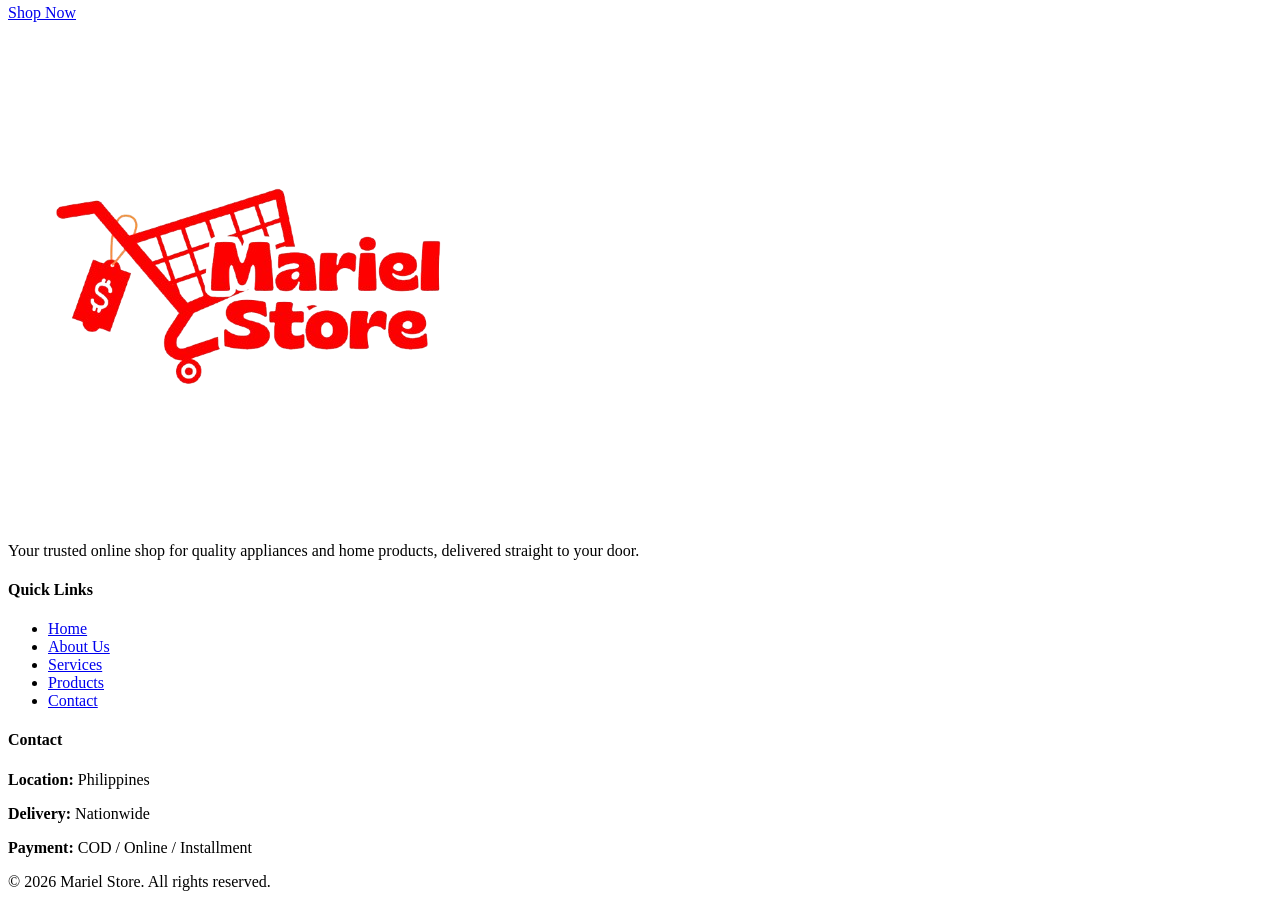
<file: pages/contact.html>
<!DOCTYPE html>
<html lang="en">
<head>
  <meta charset="UTF-8">
  <meta name="viewport" content="width=device-width, initial-scale=1.0">
  <title>Contact | Mariel Store</title>
  <link rel="stylesheet" href="../style.css">
</head>
<body>

  <nav>
    <div class="wrap">
      <div class="logo">
        <img src="../images/logo.png" alt="Mariel Store Logo">
      </div>

      <ul class="nav-links">
        <li><a href="../index.html">Home</a></li>
        <li><a href="about.html">About</a></li>
        <li><a href="services.html">Services</a></li>
        <li><a href="products.html">Products</a></li>
        <li><a href="contact.html" class="active">Contact</a></li>
      </ul>
    </div>
  </nav>

  <section class="page-header">
    <div class="wrap">
      <h1>Contact <em>Us</em></h1>
      <p>Reach out to us for orders, delivery details, and product inquiries.</p>
    </div>
  </section>

  <section class="section">
    <div class="wrap center">
      <h2>We’re Here to <em>Help</em></h2>
      <p>Choose the most convenient way to contact us and we will respond as soon as possible.</p>
    </div>

    <div class="wrap contact-row">
      <div class="info-box">
        <div class="info-item">
          <div class="info-icon">📍</div>
          <div>
            <h4>Location</h4>
            <p>Philippines</p>
          </div>
        </div>

        <div class="info-item">
          <div class="info-icon">📦</div>
          <div>
            <h4>Delivery</h4>
            <p>Available nationwide</p>
          </div>
        </div>

        <div class="info-item">
          <div class="info-icon">💳</div>
          <div>
            <h4>Payment</h4>
            <p>Cash on Delivery, Online Payment, and Installment</p>
          </div>
        </div>

        <div class="info-item">
          <div class="info-icon">🕐</div>
          <div>
            <h4>Response Time</h4>
            <p>Within 24 hours</p>
          </div>
        </div>
      </div>

      <div class="info-box">
        <div class="info-item">
          <div class="info-icon">💬</div>
          <div>
            <h4>Facebook</h4>
            <p>Message us for product inquiries and updates.</p>
          </div>
        </div>

        <div class="info-item">
          <div class="info-icon">📱</div>
          <div>
            <h4>SMS / Viber</h4>
            <p>Text us directly for orders and payment concerns.</p>
          </div>
        </div>

        <a href="https://www.facebook.com/shoppay.shoppay.7" target="_blank" class="btn">Send a Message</a>
      </div>
    </div>
  </section>

  <section class="cta">
    <div class="wrap">
      <div>
        <h2>Ready to Order?</h2>
        <p>Browse our products and message us anytime.</p>
      </div>

      <a href="products.html" class="btn-outline">Shop Now</a>
    </div>
  </section>

  <footer>
    <div class="wrap">
      <div class="footer-row">
        <div class="footer-wide">
          <div class="logo">
            <img src="../images/logo.png" alt="Mariel Store Logo">
          </div>
          <p class="footer-tagline">Your trusted online shop for quality appliances and home products, delivered straight to your door.</p>
        </div>

        <div class="footer-col">
          <h4>Quick Links</h4>
          <ul>
            <li><a href="../index.html">Home</a></li>
            <li><a href="about.html">About Us</a></li>
            <li><a href="services.html">Services</a></li>
            <li><a href="products.html">Products</a></li>
            <li><a href="contact.html">Contact</a></li>
          </ul>
        </div>

        <div class="footer-col footer-contact">
          <h4>Contact</h4>
          <p><strong>Location:</strong> Philippines</p>
          <p><strong>Delivery:</strong> Nationwide</p>
          <p><strong>Payment:</strong> COD / Online / Installment</p>
        </div>
      </div>

      <div class="footer-bottom">
        <p>© 2026 Mariel Store. All rights reserved.</p>
      </div>
    </div>
  </footer>

</body>
</html>
</file>
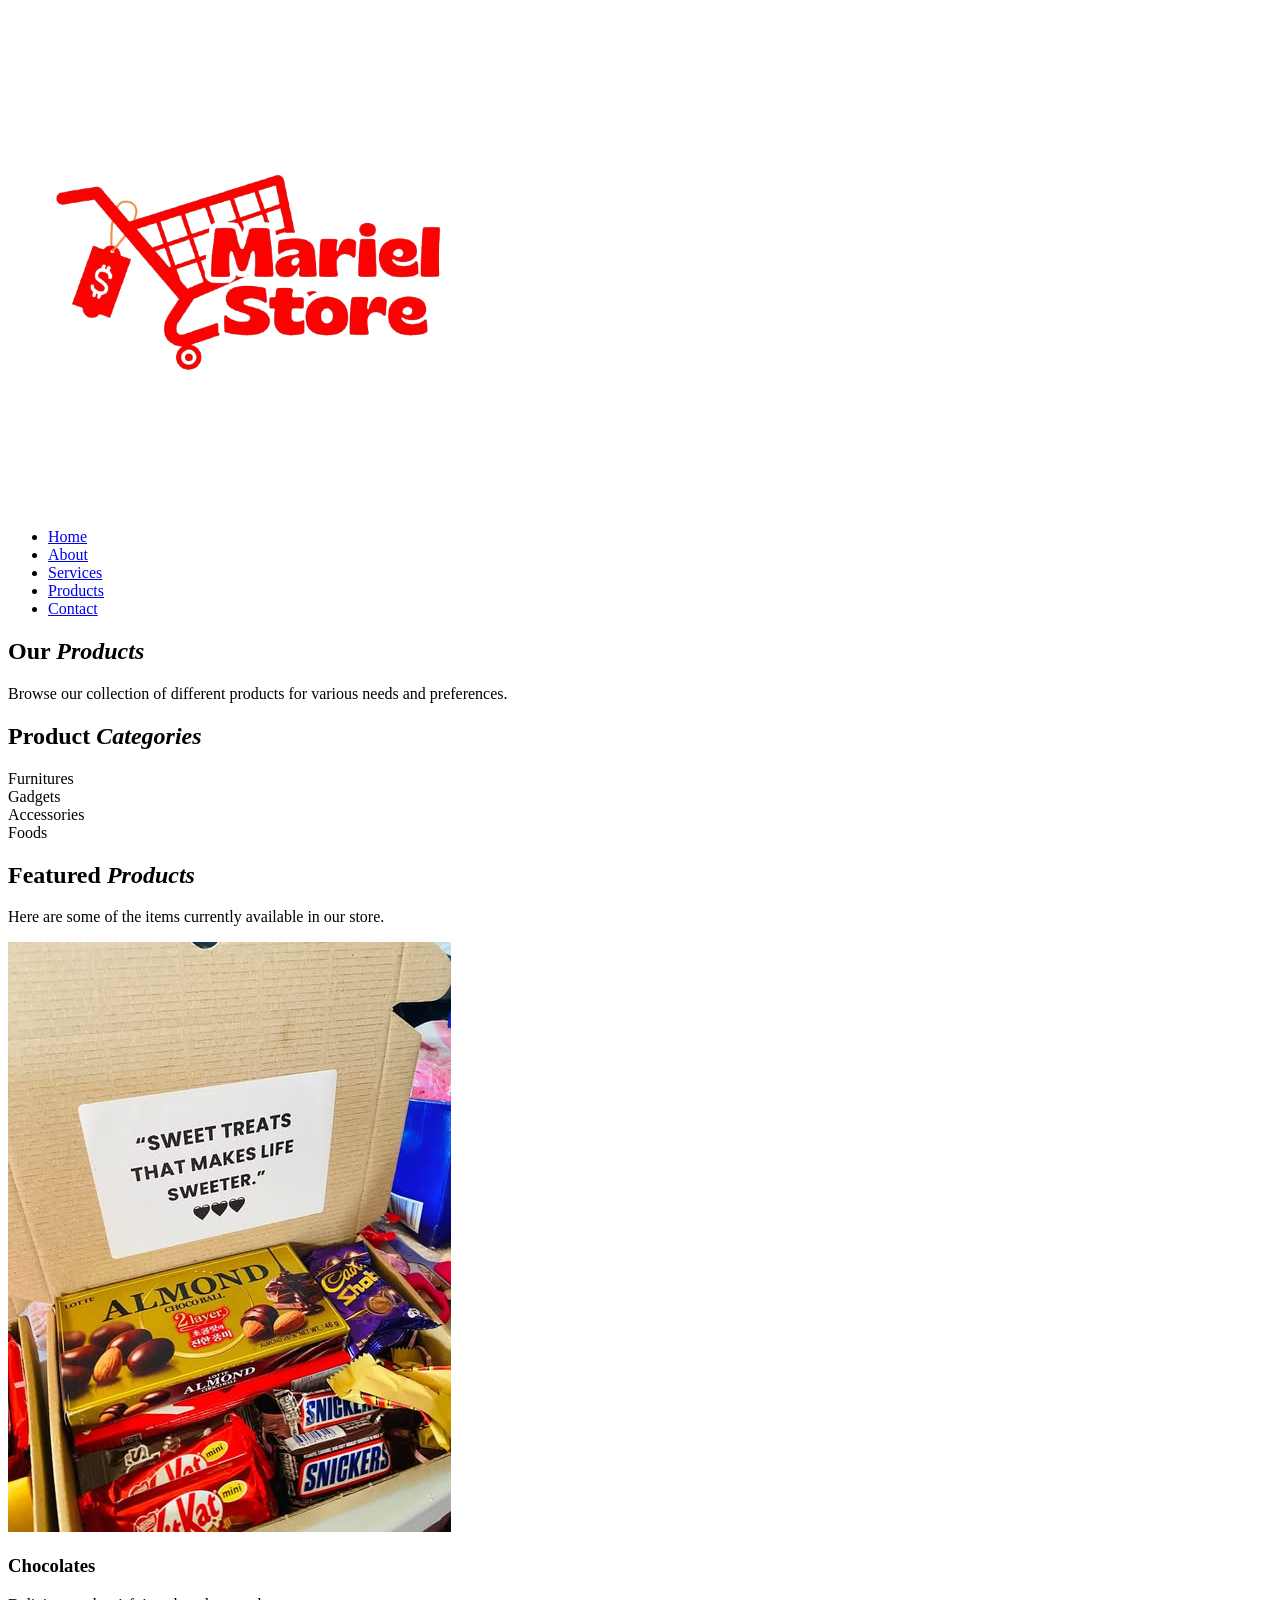
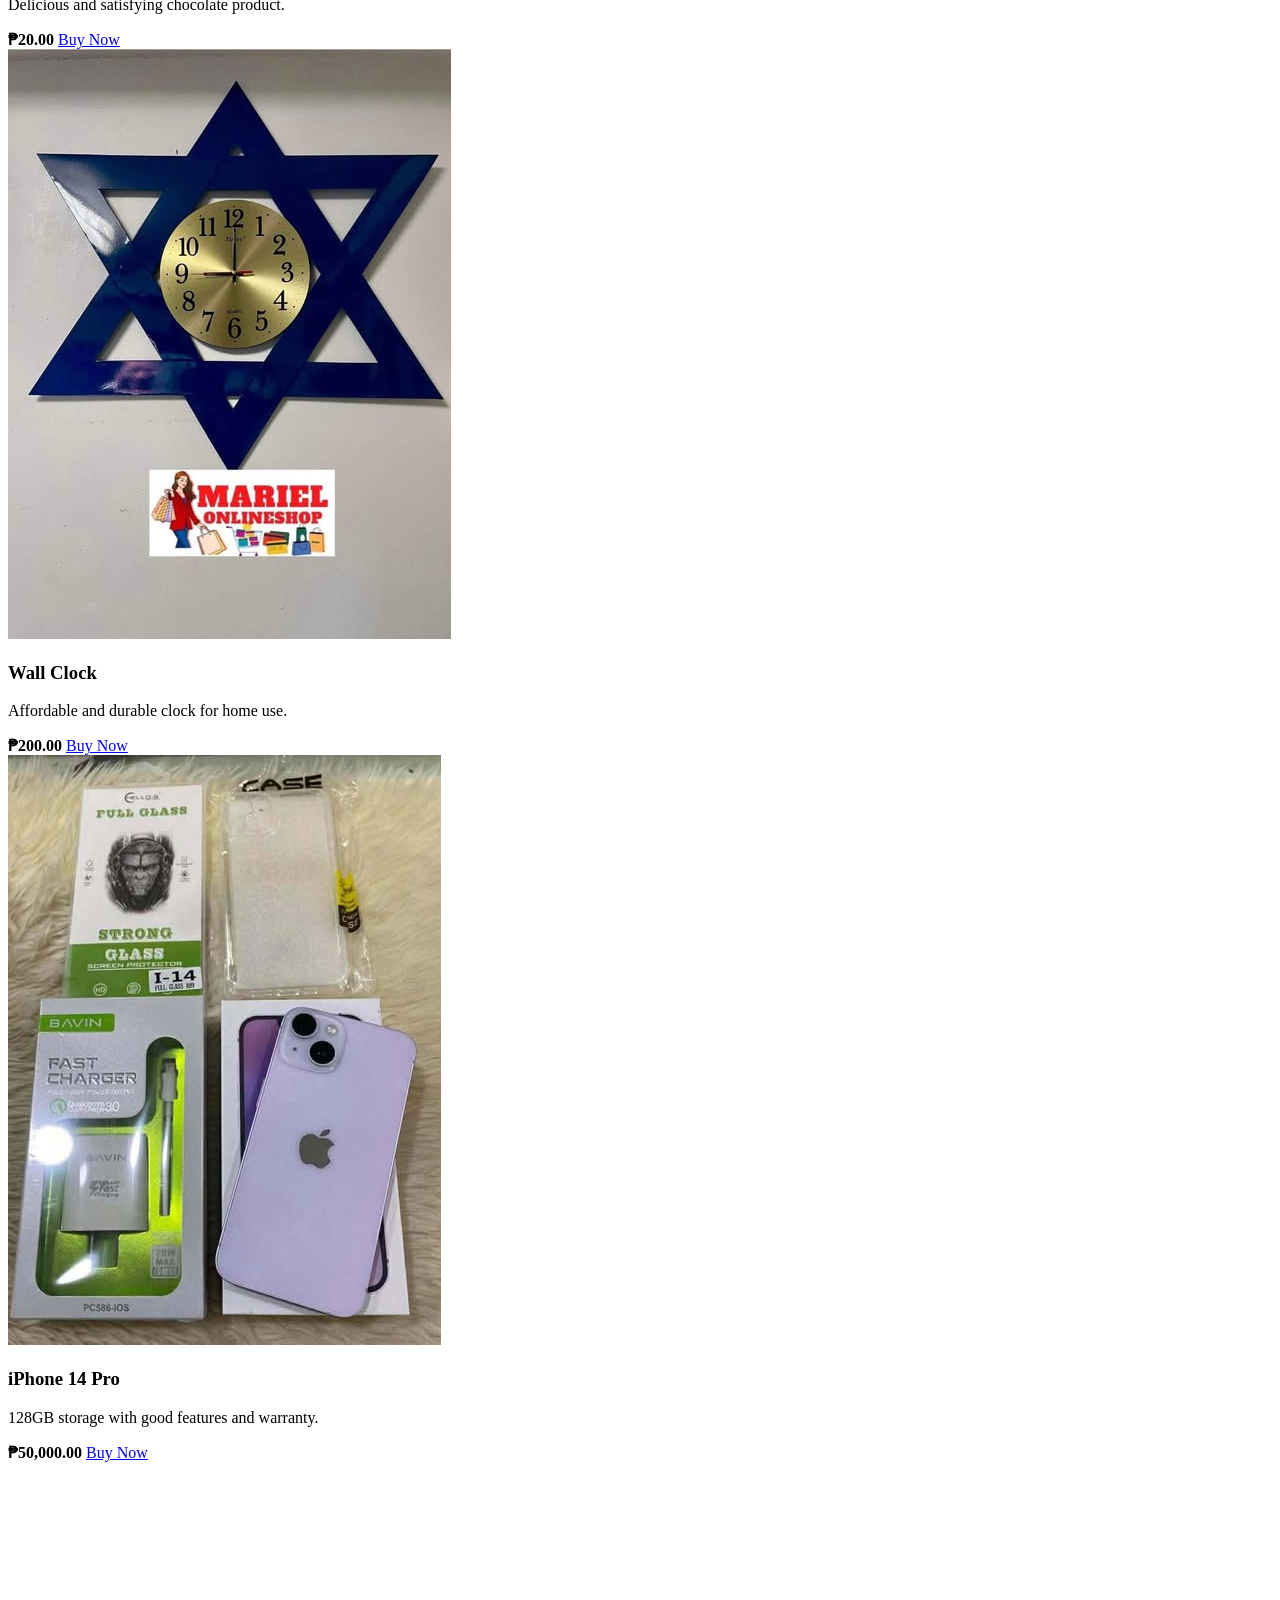
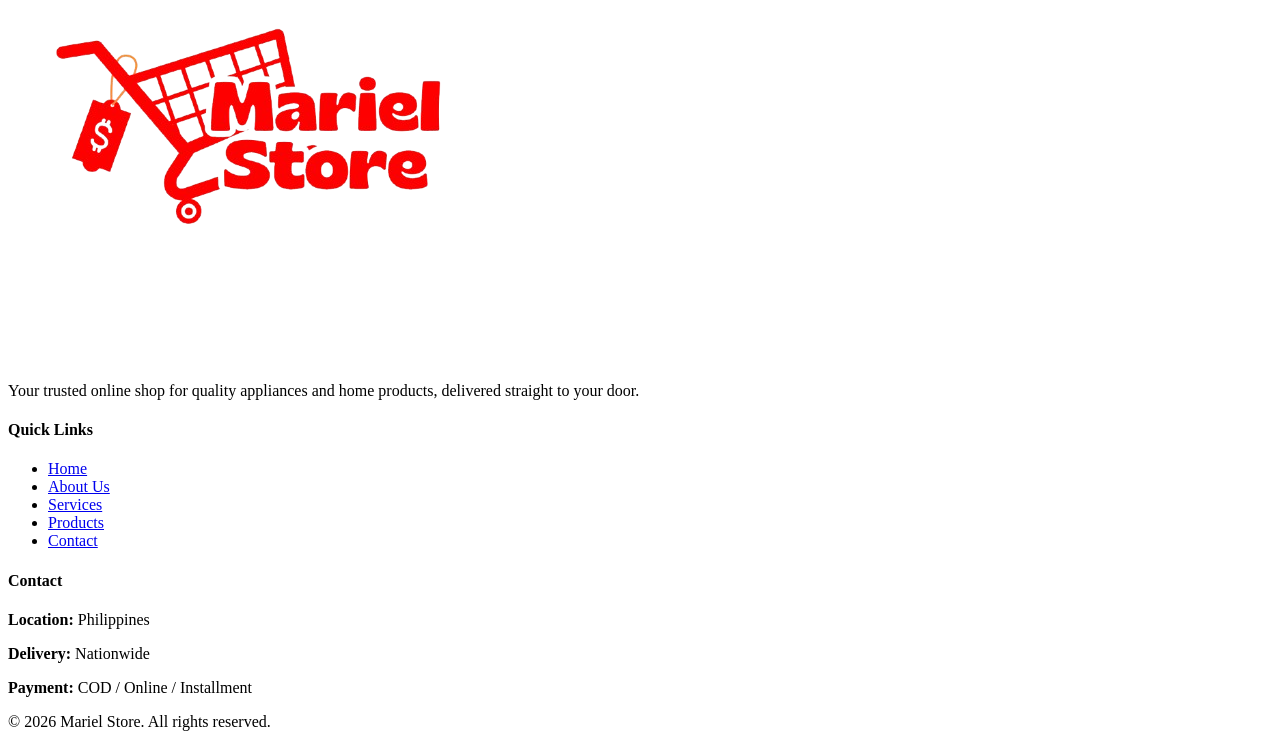
<file: pages/products.html>
<!DOCTYPE html>
<html lang="en">
<head>
  <meta charset="UTF-8">
  <meta name="viewport" content="width=device-width, initial-scale=1.0">
  <title>Products | Mariel Store</title>
  <link rel="stylesheet" href="../style.css">
</head>
<body>

  <nav>
    <div class="wrap">
      <div class="logo">
        <img src="../images/logo.png" alt="Mariel Store Logo">
      </div>

      <ul class="nav-links">
        <li><a href="../index.html">Home</a></li>
        <li><a href="about.html">About</a></li>
        <li><a href="services.html">Services</a></li>
        <li><a href="products.html" class="active">Products</a></li>
        <li><a href="contact.html">Contact</a></li>
      </ul>
    </div>
  </nav>

  <section class="page-header">
    <div class="wrap">
      <h1>Our <em>Products</em></h1>
      <p>Browse our collection of different products for various needs and preferences.</p>
    </div>
  </section>

  <section class="section">
    <div class="wrap center">
      <h2>Product <em>Categories</em></h2>
    </div>

    <div class="wrap">
      <div class="product-cats">
        <div class="cat furnitures"><span>Furnitures</span></div>
        <div class="cat gadgets"><span>Gadgets</span></div>
        <div class="cat accessories"><span>Accessories</span></div>
        <div class="cat foods"><span>Foods</span></div>
      </div>
    </div>
  </section>

  <section class="section-white">
    <div class="wrap center">
      <h2>Featured <em>Products</em></h2>
      <p>Here are some of the items currently available in our store.</p>
    </div>

    <div class="wrap">
      <div class="products">
        <div class="product">
          <img src="../images/products/Snickers.jpg" alt="Snickers chocolates">
          <div class="product-info">
            <h3>Chocolates</h3>
            <p>Delicious and satisfying chocolate product.</p>
            <strong>₱20.00</strong>
            <a href="contact.html" class="btn">Buy Now</a>
          </div>
        </div>

        <div class="product">
          <img src="../images/products/Clock.jpg" alt="Wall clock">
          <div class="product-info">
            <h3>Wall Clock</h3>
            <p>Affordable and durable clock for home use.</p>
            <strong>₱200.00</strong>
            <a href="contact.html" class="btn">Buy Now</a>
          </div>
        </div>

        <div class="product">
          <img src="../images/products/Iphone14.jpg" alt="iPhone 14 Pro">
          <div class="product-info">
            <h3>iPhone 14 Pro</h3>
            <p>128GB storage with good features and warranty.</p>
            <strong>₱50,000.00</strong>
            <a href="contact.html" class="btn">Buy Now</a>
          </div>
        </div>
      </div>
    </div>
  </section>

  <footer>
    <div class="wrap">
      <div class="footer-row">
        <div class="footer-wide">
          <div class="logo">
            <img src="../images/logo.png" alt="Mariel Store Logo">
          </div>
          <p class="footer-tagline">Your trusted online shop for quality appliances and home products, delivered straight to your door.</p>
        </div>

        <div class="footer-col">
          <h4>Quick Links</h4>
          <ul>
            <li><a href="../index.html">Home</a></li>
            <li><a href="about.html">About Us</a></li>
            <li><a href="services.html">Services</a></li>
            <li><a href="products.html">Products</a></li>
            <li><a href="contact.html">Contact</a></li>
          </ul>
        </div>

        <div class="footer-col footer-contact">
          <h4>Contact</h4>
          <p><strong>Location:</strong> Philippines</p>
          <p><strong>Delivery:</strong> Nationwide</p>
          <p><strong>Payment:</strong> COD / Online / Installment</p>
        </div>
      </div>

      <div class="footer-bottom">
        <p>© 2026 Mariel Store. All rights reserved.</p>
      </div>
    </div>
  </footer>

</body>
</html>
</file>
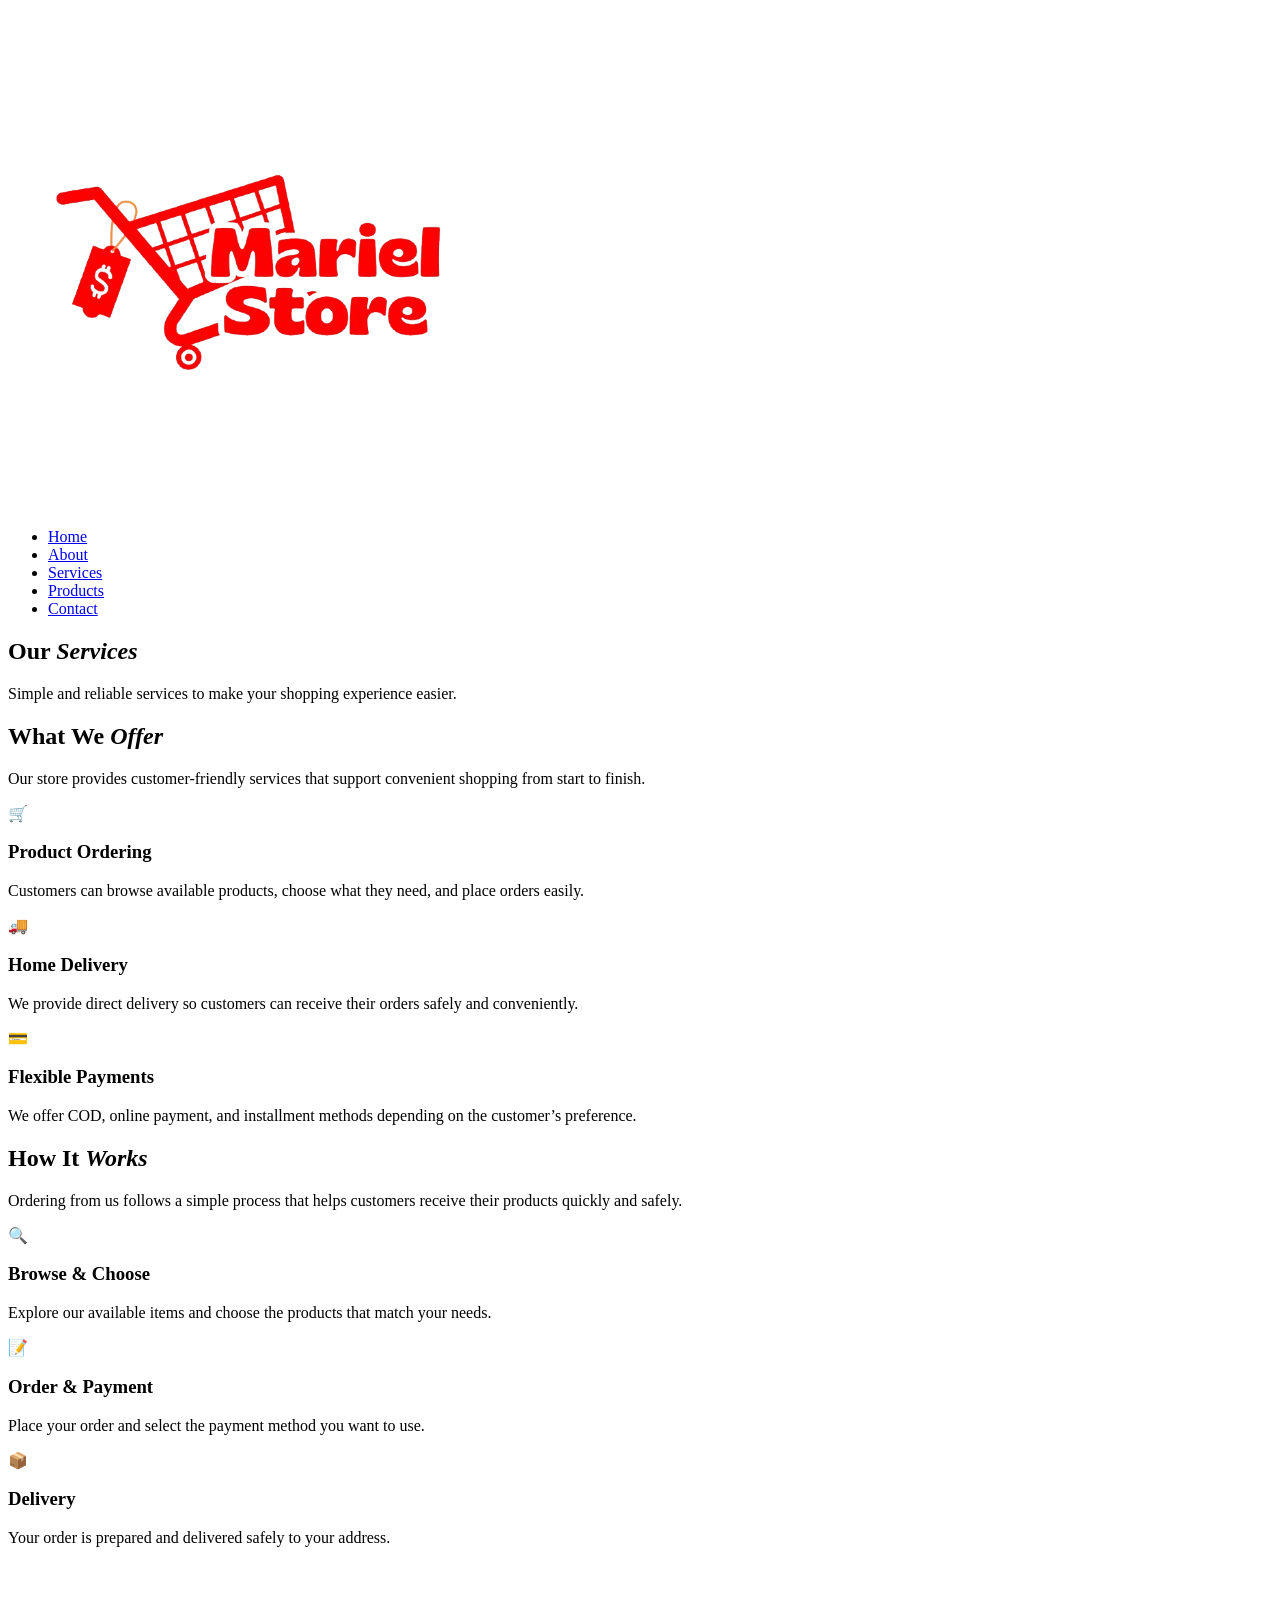
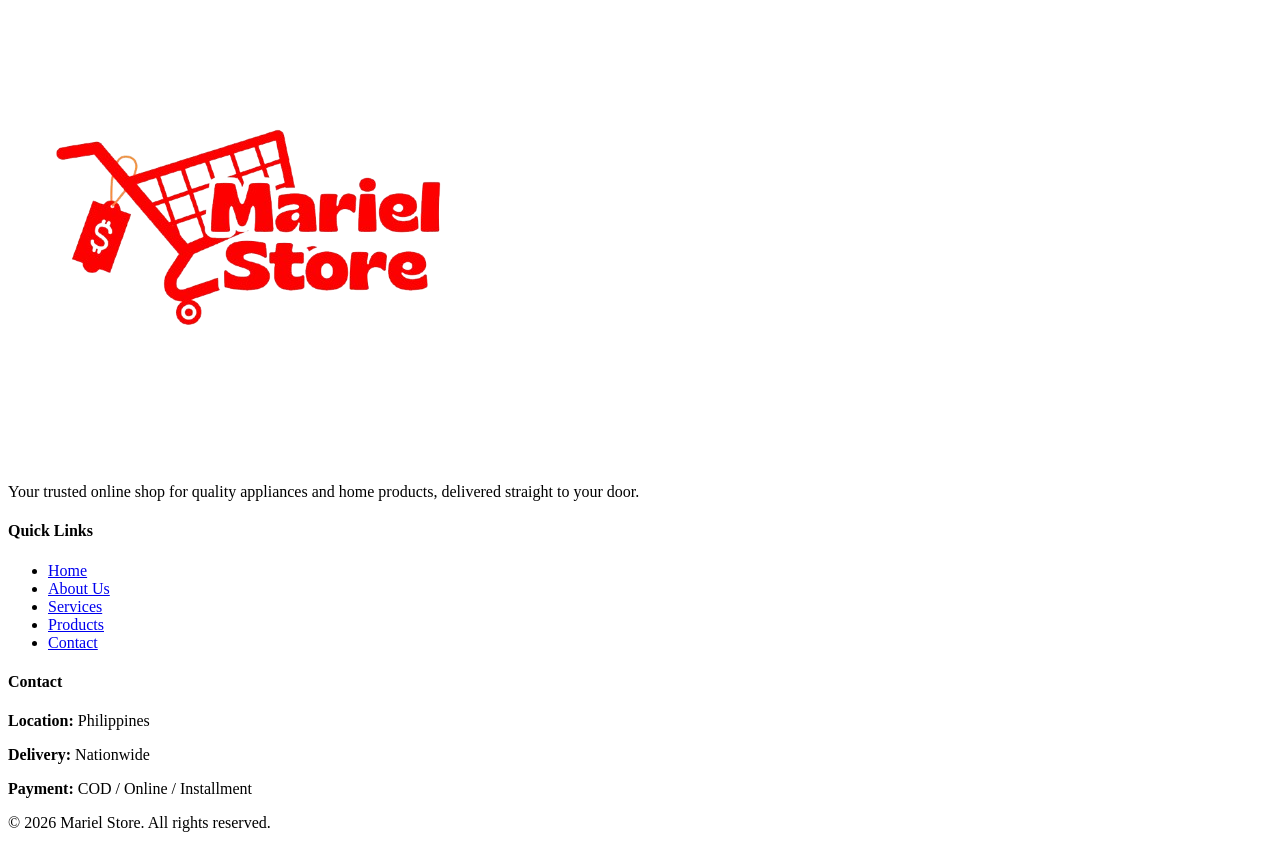
<file: pages/services.html>
<!DOCTYPE html>
<html lang="en">
<head>
  <meta charset="UTF-8">
  <meta name="viewport" content="width=device-width, initial-scale=1.0">
  <title>Services | Mariel Store</title>
  <link rel="stylesheet" href="../style.css">
</head>
<body>

  <nav>
    <div class="wrap">
      <div class="logo">
        <img src="../images/logo.png" alt="Mariel Store Logo">
      </div>

      <ul class="nav-links">
        <li><a href="../index.html">Home</a></li>
        <li><a href="about.html">About</a></li>
        <li><a href="services.html" class="active">Services</a></li>
        <li><a href="products.html">Products</a></li>
        <li><a href="contact.html">Contact</a></li>
      </ul>
    </div>
  </nav>

  <section class="page-header">
    <div class="wrap">
      <h1>Our <em>Services</em></h1>
      <p>Simple and reliable services to make your shopping experience easier.</p>
    </div>
  </section>

  <section class="section">
    <div class="wrap center">
      <h2>What We <em>Offer</em></h2>
      <p>Our store provides customer-friendly services that support convenient shopping from start to finish.</p>
    </div>

    <div class="wrap">
      <div class="cards">
        <div class="card">
          <span>🛒</span>
          <h3>Product Ordering</h3>
          <p>Customers can browse available products, choose what they need, and place orders easily.</p>
        </div>

        <div class="card">
          <span>🚚</span>
          <h3>Home Delivery</h3>
          <p>We provide direct delivery so customers can receive their orders safely and conveniently.</p>
        </div>

        <div class="card">
          <span>💳</span>
          <h3>Flexible Payments</h3>
          <p>We offer COD, online payment, and installment methods depending on the customer’s preference.</p>
        </div>
      </div>
    </div>
  </section>

  <section class="section-white">
    <div class="wrap center">
      <h2>How It <em>Works</em></h2>
      <p>Ordering from us follows a simple process that helps customers receive their products quickly and safely.</p>
    </div>

    <div class="wrap">
      <div class="cards">
        <div class="card">
          <span>🔍</span>
          <h3>Browse & Choose</h3>
          <p>Explore our available items and choose the products that match your needs.</p>
        </div>

        <div class="card">
          <span>📝</span>
          <h3>Order & Payment</h3>
          <p>Place your order and select the payment method you want to use.</p>
        </div>

        <div class="card">
          <span>📦</span>
          <h3>Delivery</h3>
          <p>Your order is prepared and delivered safely to your address.</p>
        </div>
      </div>
    </div>
  </section>

  <footer>
    <div class="wrap">
      <div class="footer-row">
        <div class="footer-wide">
          <div class="logo">
            <img src="../images/logo.png" alt="Mariel Store Logo">
          </div>
          <p class="footer-tagline">Your trusted online shop for quality appliances and home products, delivered straight to your door.</p>
        </div>

        <div class="footer-col">
          <h4>Quick Links</h4>
          <ul>
            <li><a href="../index.html">Home</a></li>
            <li><a href="about.html">About Us</a></li>
            <li><a href="services.html">Services</a></li>
            <li><a href="products.html">Products</a></li>
            <li><a href="contact.html">Contact</a></li>
          </ul>
        </div>

        <div class="footer-col footer-contact">
          <h4>Contact</h4>
          <p><strong>Location:</strong> Philippines</p>
          <p><strong>Delivery:</strong> Nationwide</p>
          <p><strong>Payment:</strong> COD / Online / Installment</p>
        </div>
      </div>

      <div class="footer-bottom">
        <p>© 2026 Mariel Store. All rights reserved.</p>
      </div>
    </div>
  </footer>

</body>
</html>
</file>
<file: style.css>
<!DOCTYPE html>
<html lang="en">
<head>
  <meta charset="UTF-8">
  <meta name="viewport" content="width=device-width, initial-scale=1.0">
  <title>Services | Mariel Store</title>
  <link rel="stylesheet" href="../style.css">
  <link rel="icon" href="../images/logo.png">
</head>
<body data-page="services">

<div id="site-header"></div>

<section class="page-header">
  <div class="container">
    <h1>Our <em>Services</em></h1>
    <p>Simple, reliable services that make your shopping easier.</p>
  </div>
</section>

<section class="section">
  <div class="container">
    <div class="section-head reveal">
      <span class="eyebrow">What We Offer</span>
      <h2>Customer-friendly <em>services</em></h2>
      <p class="lead">From browsing to delivery, we support convenient shopping every step of the way.</p>
    </div>
    <div class="grid grid-3 reveal">
      <div class="card"><div class="icon">🛒</div><h3>Product Ordering</h3><p>Browse available products, choose what you need, and place orders easily.</p></div>
      <div class="card"><div class="icon">🚚</div><h3>Home Delivery</h3><p>Direct delivery to your door — safe, on-time and tracked.</p></div>
      <div class="card"><div class="icon">💳</div><h3>Flexible Payments</h3><p>COD, online payment, and installment options to suit your budget.</p></div>
    </div>
  </div>
</section>

<section class="section section-white">
  <div class="container">
    <div class="section-head reveal">
      <span class="eyebrow">How It Works</span>
      <h2>Three simple <em>steps</em></h2>
    </div>
    <div class="grid grid-3 reveal">
      <div class="card step"><div class="num">01</div><div class="icon">🔍</div><h3>Browse & Choose</h3><p>Explore items and pick the products that match your needs.</p></div>
      <div class="card step"><div class="num">02</div><div class="icon">📝</div><h3>Order & Pay</h3><p>Place your order and select your preferred payment method.</p></div>
      <div class="card step"><div class="num">03</div><div class="icon">📦</div><h3>Delivery</h3><p>We prepare and deliver your order safely to your address.</p></div>
    </div>
  </div>
</section>

<section class="cta">
  <div class="container">
    <div>
      <h2>Ready to start shopping?</h2>
      <p>Browse our products and place your order today.</p>
    </div>
    <a href="products.html" class="btn btn-light">Shop Now</a>
  </div>
</section>

<div id="site-footer"></div>

<script src="../script.js"></script>
</body>
</html>
</file>
<file: Website (MarielsOnlineshop)/style.css>
/* ========================================
   GLOBAL STYLES & CSS VARIABLES
   ======================================== */

* {
  padding: 0;
  margin: 0;
  font-family: 'Segoe UI', Tahoma, Geneva, Verdana, sans-serif;
}

:root {
  --dark-red: #A81919;
  --black: #0F0F0F;
  --gray: #2A2A2A;
  --white: #FFFFFF;
  --light-gray: #f5f5f5;
}

/* ========================================
   NAVIGATION BAR - All Pages
   ======================================== */

.navbar-container,
.about-navbar,
.contact-navbar {
  display: flex;
  background-color: var(--black);
  text-align: center;
  justify-content: space-between;
  padding: 0 20px;
  height: 90px;
  border-bottom: 2px solid var(--dark-red);
  box-shadow: 0 4px 24px rgba(0, 0, 0, 0.5);
}

.logo img {
  height: 100px;
}

.nav-links {
  display: flex;
  list-style: none;
  gap: 20px;
  padding: 35px;
}

.nav-links a {
  color: var(--white);
  text-decoration: none;
  font-weight: bolder;
  font-size: 18px;
  padding: 10px;
  transition: all 0.2s ease;
}

.nav-links a:hover {
  color: var(--dark-red);
  border-bottom: 2px solid var(--dark-red);
}

/* ========================================
   HERO SECTIONS
   ======================================== */

.hero-container,
.about-hero,
.contact-hero {
  background-color: var(--black);
  text-align: center;
  color: var(--white);
  padding: 80px 0;
  position: relative;
  overflow: hidden;
}

.hero-container {
  height: 164px;
  padding: 80px;
  background-image: url(/images/hero-img.webp);
  background-repeat: no-repeat;
  background-position: center;
  background-size: cover;
}

.hero-container button {
  background-color: var(--dark-red);
  border: 2px solid var(--white);
  height: 48px;
  width: 124px;
  margin: 50px;
  border-radius: 20px;
  color: var(--white);
  cursor: pointer;
  font-weight: bold;
  transition: all 0.2s ease;
}

.hero-container button:hover {
  background-color: var(--white);
  color: var(--dark-red);
}

.about-hero h1,
.contact-hero h1 {
  font-family: 'Montserrat', sans-serif;
  font-size: clamp(44px, 6vw, 72px);
  color: var(--white);
  letter-spacing: 2px;
  margin-bottom: 15px;
}

.about-hero p,
.contact-hero p {
  font-family: 'Montserrat', sans-serif;
  color: var(--white);
  font-size: 17px;
  margin-top: 12px;
}

.contact-hero a {
  color: var(--dark-red);
  font-size: 17px;
  margin-top: 12px;
}

.contact-hero span {
  color: var(--white);
}

/* ========================================
   SECTION LABELS & TYPOGRAPHY
   ======================================== */

.section-label {
  display: inline-block;
  background: var(--dark-red);
  color: var(--white);
  font-size: 11px;
  font-weight: 700;
  letter-spacing: 3px;
  text-transform: uppercase;
  padding: 4px 14px;
  border-radius: 2px;
  margin-top: 20px;
}

.section-title {
  font-family: 'Montserrat', sans-serif;
  font-size: 40px;
  letter-spacing: 1px;
  line-height: 1.2;
  text-transform: uppercase;
  color: var(--black);
  margin: 10px 0 12px;
  text-align: center;
}

.section-title span {
  color: var(--dark-red);
}

.section-desc {
  font-size: 16px;
  color: var(--gray);
  max-width: 1200px;
  margin: 5px auto 20px;
  text-align: center;
}

h2,
p {
  padding: 8px 15% 8px 15%;
}

/* ========================================
   CONTAINERS - Shared Layouts
   ======================================== */

.about-container,
.values-container,
.foot-container,
.channel-container,
.contacts-container {
  max-width: 1200px;
  margin: 0 auto;
  padding: 0 40px;
}

/* ========================================
   ABOUT SECTION
   ======================================== */

.about-section {
  background: var(--white);
  padding: 80px 0;
}

.about-grid {
  display: flex;
  flex-wrap: wrap;
  gap: 40px;
  align-items: center;
  justify-content: center;
  width: 100%;
  max-width: 1200px;
  margin: 0 auto;
}

.about-img img {
  width: 100%;
  max-width: 500px;
  border-radius: 12px;
  margin: 18px;
}

.story {
  display: flex;
  flex-direction: column;
  gap: 20px;
  margin-top: 28px;
  align-items: flex-start;
}

.story-list {
  display: flex;
  align-items: center;
  gap: 15px;
  color: var(--black);
  font-size: 15px;
}

.story-list::before {
  content: '✓';
  width: 25px;
  height: 25px;
  background: var(--dark-red);
  color: var(--white);
  border-radius: 50%;
  display: flex;
  align-items: center;
  justify-content: center;
  font-size: 13px;
  font-weight: 700;
  flex-shrink: 0;
}

/* ========================================
   BUTTONS - Primary & Secondary
   ======================================== */

.btn-primary {
  display: inline-block;
  background: var(--black);
  color: var(--white);
  font-family: 'Montserrat', sans-serif;
  font-size: 15px;
  font-weight: 700;
  letter-spacing: 0.5px;
  padding: 14px 32px;
  border-radius: 12px;
  border: none;
  cursor: pointer;
  text-transform: uppercase;
  margin-top: 32px;
  transition: all 0.2s ease;
}

.btn-primary:hover {
  background: var(--dark-red);
}

.btn-white {
  background: var(--white);
  color: var(--dark-red);
  font-family: 'Montserrat', sans-serif;
  font-size: 15px;
  font-weight: 800;
  padding: 14px 36px;
  border-radius: 12px;
  border: none;
  cursor: pointer;
  transition: all 0.2s ease;
  white-space: nowrap;
  display: inline-block;
  text-transform: uppercase;
}

.btn-white:hover {
  background: var(--black);
  color: var(--white);
  transform: translateY(-2px);
  box-shadow: 0 8px 24px rgba(0, 0, 0, 0.2);
}

/* ========================================
   VALUES CARDS
   ======================================== */

.values-section {
  padding: 80px 5%;
  background: var(--white);
}

.values-grid {
  display: grid;
  grid-template-columns: repeat(3, 1fr);
  gap: 24px;
  margin-top: 56px;
}

.value-card {
  background: var(--white);
  border-radius: 12px;
  padding: 36px 28px;
  border-top: 3px solid var(--dark-red);
  box-shadow: 0 4px 16px rgba(0, 0, 0, 0.06);
  transition: transform 0.2s ease;
}

.value-card:hover {
  transform: translateY(-4px);
}

.value-card .icon {
  font-size: 36px;
  margin-bottom: 16px;
}

.value-card h3 {
  font-family: 'Montserrat', sans-serif;
  font-size: 24px;
  color: var(--black);
  letter-spacing: 1px;
  margin-bottom: 10px;
}

.value-card p {
  font-size: 14px;
  color: var(--gray);
  line-height: 1.7;
  margin: 0;
  text-align: left;
  padding: 0;
}

/* ========================================
   PRODUCTS PAGE
   ======================================== */

.products-hero {
  text-align: center;
  padding: 60px 20px;
  background-color: var(--dark-red);
  color: var(--white);
}

.products-hero h1 {
  font-size: 40px;
  margin-bottom: 15px;
}

.products-hero p {
  font-size: 18px;
  max-width: 700px;
  margin: 0 auto;
}

.product-category {
  width: 90%;
  margin: 40px auto;
  text-align: center;
}

.category-box {
  margin-top: 25px;
  display: grid;
  grid-template-columns: repeat(4, 1fr);
  gap: 20px;
}

.category-card {
  background-color: var(--dark-red);
  padding: 20px;
  border-radius: 20px;
  font-weight: bold;
  font-size: 20px;
  color: var(--white);
  cursor: pointer;
  transition: all 0.2s ease;
}

.category-card:hover {
  background-color: var(--black);
  transform: translateY(-2px);
}

.products-container {
  width: 90%;
  margin: 40px auto;
  display: grid;
  grid-template-columns: repeat(3, 1fr);
  gap: 25px;
}

.product-card {
  background-color: var(--dark-red);
  padding: 20px;
  border-radius: 20px;
  text-align: center;
  box-sizing: border-box;
  transition: transform 0.2s ease;
  color: var(--white);
}

.product-card:hover {
  transform: translateY(-4px);
}

.product-card img {
  width: 100%;
  height: 220px;
  object-fit: cover;
  border-radius: 15px;
  margin-bottom: 15px;
}

.product-card h2 {
  margin-bottom: 10px;
  font-size: 18px;
}

.product-card p {
  margin-bottom: 10px;
  font-size: 14px;
}

.product-card h3 {
  margin-bottom: 15px;
  font-size: 16px;
  font-weight: bold;
}

.product-card button {
  padding: 12px 25px;
  border: 2px solid var(--white);
  border-radius: 30px;
  background-color: transparent;
  color: var(--white);
  font-weight: bold;
  cursor: pointer;
  transition: all 0.2s ease;
}

.product-card button:hover {
  background-color: var(--white);
  color: var(--dark-red);
}

/* ========================================
   CONTACT SECTION
   ======================================== */

.contact-section {
  padding: 80px 0;
  background: var(--white);
}

.info-grid {
  display: grid;
  grid-template-columns: 1fr 1fr;
  gap: 40px 60px;
  margin-top: 32px;
  max-width: 800px;
  margin-left: auto;
  margin-right: auto;
}

.contact-item {
  display: flex;
  gap: 16px;
  align-items: flex-start;
  text-align: left;
}

.contact-item .ci-icon {
  width: 48px;
  height: 48px;
  background: rgba(215, 35, 35, 0.1);
  border-radius: 10px;
  display: flex;
  align-items: center;
  justify-content: center;
  font-size: 20px;
  flex-shrink: 0;
}

.contact-item h4 {
  font-size: 14px;
  font-weight: 700;
  color: var(--black);
  text-transform: uppercase;
  letter-spacing: 0.5px;
  margin-bottom: 4px;
}

.contact-item p {
  font-size: 14px;
  color: var(--gray);
  line-height: 1.7;
  margin: 0;
  text-align: left;
  padding: 0;
}

/* ========================================
   CHANNELS / CONTACT METHODS
   ======================================== */

.channels-section {
  padding: 80px 0;
  background: var(--white);
}

.channels-grid {
  display: grid;
  grid-template-columns: repeat(3, 1fr);
  gap: 24px;
}

.channel-card {
  background: var(--white);
  border-radius: 12px;
  border: 1.5px solid var(--gray);
  padding: 36px 24px;
  text-align: center;
  border-top: 3px solid var(--dark-red);
  transition: transform 0.25s ease, box-shadow 0.25s ease;
}

.channel-card:hover {
  transform: translateY(-6px);
  box-shadow: 0 16px 40px rgba(215, 35, 35, 0.1);
}

.channel-icon {
  font-size: 40px;
  margin-bottom: 16px;
}

.channel-card h3 {
  font-family: 'Montserrat', sans-serif;
  font-size: 24px;
  color: var(--black);
  letter-spacing: 1px;
  margin-bottom: 10px;
}

.channel-card p {
  font-size: 14px;
  color: var(--gray);
  margin-bottom: 24px;
  line-height: 1.7;
  padding: 0;
}

/* ========================================
   CONTACT STRIP - Call to Action
   ======================================== */

.contact-strip {
  padding: 80px 0;
  background: var(--dark-red);
}

.contact-strip-inner {
  display: flex;
  align-items: center;
  justify-content: space-between;
  gap: 32px;
  flex-wrap: wrap;
}

.contact-strip h2 {
  font-family: 'Montserrat', sans-serif;
  font-size: 44px;
  color: var(--white);
  line-height: 1;
}

.contact-strip p {
  color: rgba(255, 255, 255, 0.8);
  font-size: 16px;
  margin-top: 6px;
}

/* ========================================
   FOOTER
   ======================================== */

.footer {
  background: var(--black);
  padding: 56px 40px 28px;
  border-top: 2px solid var(--dark-red);
}

.footer-grid {
  display: grid;
  grid-template-columns: repeat(4, 1fr);
  gap: 48px;
  width: 100%;
  max-width: 1200px;
  text-align: left;
  margin: 0 auto;
}

.footer-brand img {
  height: 100px;
  margin-bottom: 16px;
}

.footer-brand p {
  color: #aaa;
  font-size: 14px;
  max-width: 260px;
  line-height: 1.7;
  margin: 0;
  text-align: left;
}

.footer-col h4 {
  font-size: 13px;
  font-weight: 800;
  color: var(--white);
  letter-spacing: 2px;
  text-transform: uppercase;
  text-align: left;
  margin-bottom: 20px;
  padding-bottom: 10px;
  border-bottom: 1.5px solid var(--dark-red);
}

.footer-col a {
  display: block;
  color: #aaa;
  font-size: 14px;
  margin-bottom: 10px;
  transition: color 0.2s;
  text-decoration: none;
}

.footer-col a:hover {
  color: var(--dark-red);
}

.footer-col p {
  color: #aaa;
  font-size: 14px;
  line-height: 1.5;
  display: flex;
  align-items: flex-start;
  position: relative;
  padding-left: 25px;
  margin: 0;
}

.footer-col p span {
  position: absolute;
  left: 0;
  width: 20px;
  text-align: center;
}

.footer-bottom {
  text-align: center;
  width: 100%;
  max-width: 1200px;
  margin: 0 auto;
  border-top: 1px solid rgba(255, 255, 255, 0.08);
  padding: 15px 20px;
}

.footer-bottom p {
  color: #aaa;
  font-size: 13px;
  margin: 0;
}
</file>
